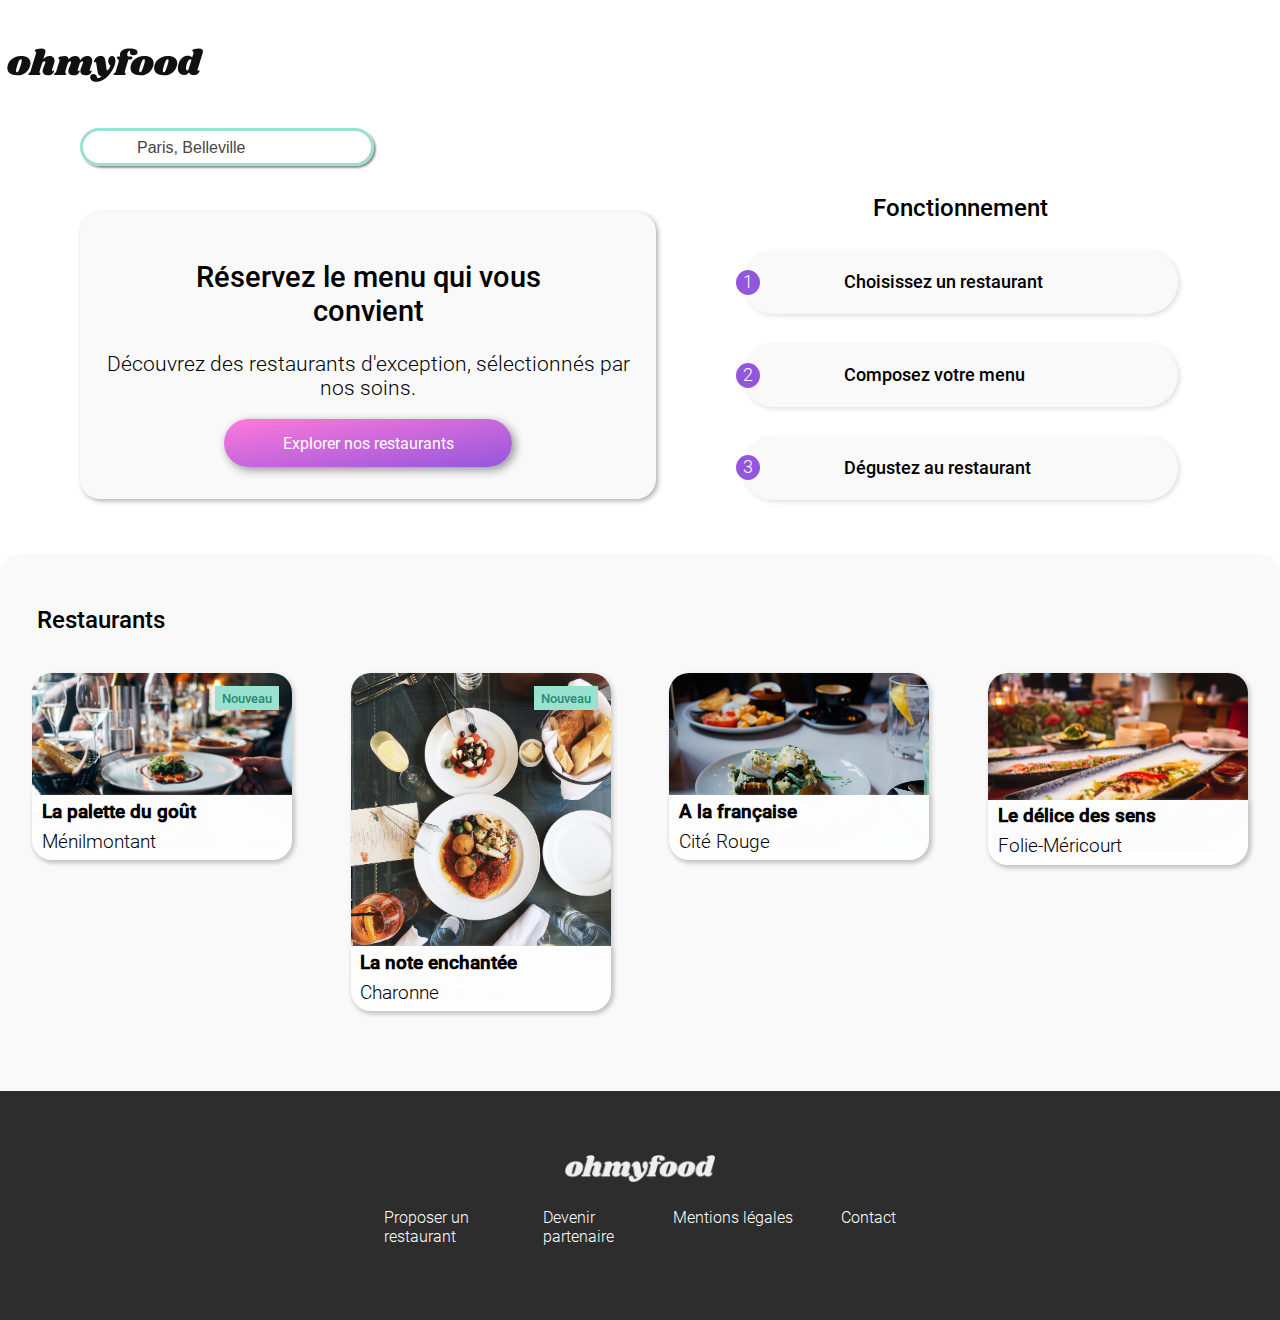
<file: index.html>
<!doctype html>
<html lang="en">

<head>
    <meta charset="UTF-8">
    <title>Ohmyfood!</title>
    <link rel="stylesheet" type="text/css" href="css/style.css">

    <link rel="shortcut icon" href="images/icon/kitchen-icon.png">

    <link rel="stylesheet" href="https://pro.fontawesome.com/releases/v5.10.0/css/all.css"
        integrity="sha384-AYmEC3Yw5cVb3ZcuHtOA93w35dYTsvhLPVnYs9eStHfGJvOvKxVfELGroGkvsg+p" crossorigin="anonymous" />

</head>


<body>

    <div class="preloader">
        <div class="loader"></div>
    </div>


    <header>

        <!-- Header : logo -->

        <div id="header__logoBlock">
            <a id="header__logoBlock--logo" href="index.html"><img src="images/logo/ohmyfood@2x.svg"
                    alt="logo ohmyfood"></a>
        </div>

    </header>

    <main>

        <!-- Recherche : formulaire -->
        <div class="wrapped-left">

            <div id="searchForm-input">
                <div id="searchForm-input__iconBlock">
                    <i class="fas fa-map-marker-alt"></i>
                </div>
                <div id="searchForm-input__textBlock">
                    <input type="text" id="ville" name="ville" required minlength="2" maxlength="35"
                        placeholder="Paris, Belleville" />
                </div>
            </div>

            <div id="searchForm-titles-button">
                <div id="searchForm-titles-button__titleBlock">
                    <h1>Réservez le menu qui vous convient</h1>
                </div>
                <div id="searchForm-titles-button__subtitleBlock">
                    <h2 class="h2-subtitle-index">Découvrez des restaurants d'exception, sélectionnés par nos
                        soins.
                    </h2>
                </div>

                <div id="searchForm-titles-button__buttonBlock">
                    <a id="searchForm-titles-button__buttonBlock--button" href="#restaurants__titleBlock">Explorer
                        nos
                        restaurants</a>

                </div>
            </div>
        </div>

        <aside class="page-wrapper">
            <!-- Fonctionnement / functioning -->



            <div id="functioning__globalBlock">
                <div id="functioning__titleBlock">
                    <h2>Fonctionnement</h2>
                </div>

                <a href="#">
                    <div class="functioning__entry">
                        <div class="functioning__entry--numberBlock">
                            <p class="functioning__entry--numberBlock--number">1</p>
                        </div>
                        <div class="functioning__entry--iconBlock">
                            <div class="functioning__entry--iconBlock--mobileIcon"><i class="fas fa-mobile-alt"></i>
                            </div>
                        </div>
                        <div class="functioning__entry--text">
                            <h4>Choisissez un restaurant</h4>
                        </div>

                    </div>
                </a>

                <!-- ************************************************* -->

                <a href="#">
                    <div class="functioning__entry">
                        <div class="functioning__entry--numberBlock">
                            <p class="functioning__entry--numberBlock--number">2</p>
                        </div>
                        <div class="functioning__entry--iconBlock">
                            <div class="functioning__entry--iconBlock--listIcon"><i class="fas fa-list-ul"></i>
                            </div>

                        </div>
                        <div class="functioning__entry--text">
                            <h4>Composez votre menu</h4>
                        </div>
                    </div>
                </a>
                <!-- ************************************************* -->

                <a href="#" class="current">
                    <div class="functioning__entry">
                        <div class="functioning__entry--numberBlock">
                            <p class="functioning__entry--numberBlock--number">3</p>
                        </div>
                        <div class="functioning__entry--iconBlock">
                            <div class="functioning__entry--iconBlock--storeIcon"><i class="fas fa-store"></i></div>
                        </div>
                        <div class="functioning__entry--text">
                            <h4>Dégustez au restaurant</h4>
                        </div>

                    </div>
                </a>

            </div>

        </aside>
        <!-- Restaurants -->

        <div class="wrapped-restaurants">
            <div id="restaurants__globalBlock">

                <div id="restaurants__titleBlock">
                    <h2>Restaurants</h2>
                </div>

                <div id="restaurants__underBlock">


                    <a href="./pages/menu-lapalettedugout.html">
                        <div class="restaurants__cards">
                            <img src="images/restaurants/palette-du-gout.jpg" alt="photo restaurant La palette du goût">

                            <div class="restaurants__cards--Tag">
                                <h4 class="h4-tag">Nouveau</h4>
                            </div>

                            <div class="restaurants__cards--Banner">
                                <div class="restaurants__cards--Banner--text">
                                    <h3 class="h3-card-resp">La palette du goût</h3>
                                    <p>Ménilmontant</p>
                                </div>

                                <div class="restaurants__cards--Banner--icon">
                                    <div class="heartIcon">
                                        <i class="fas fa-heart"></i>

                                    </div>
                                </div>
                            </div>
                        </div>
                    </a>

                    <!-- ************************************************* -->
                    <a href="./pages/menu-lanoteenchantee.html">
                        <div class="restaurants__cards">
                            <img src="images/restaurants/note-enchantee.jpg" alt="photo restaurant La note enchantée">

                            <div class="restaurants__cards--Tag">
                                <h4 class="h4-tag">Nouveau</h4>
                            </div>

                            <div class="restaurants__cards--Banner">
                                <div class="restaurants__cards--Banner--text">
                                    <h3 class="h3-card-resp">La note enchantée</h3>
                                    <p>Charonne</p>
                                </div>

                                <div class="restaurants__cards--Banner--icon">
                                    <div class="heartIcon">
                                        <i class="fas fa-heart"></i>
                                    </div>
                                </div>
                            </div>

                        </div>
                    </a>

                    <!-- ************************************************* -->
                    <a href="./pages/menu-alafrancaise.html">
                        <div class="restaurants__cards">
                            <img src="images/restaurants/a-la-francaise.jpg" alt="photo restaurant A la française">

                            <div class="restaurants__cards--Banner">
                                <div class="restaurants__cards--Banner--text">
                                    <h3 class="h3-card-resp">A la française</h3>
                                    <p>Cité Rouge</p>
                                </div>

                                <div class="restaurants__cards--Banner--icon">
                                    <div class="heartIcon">
                                        <i class="fas fa-heart"></i>
                                    </div>
                                </div>
                            </div>

                        </div>
                    </a>
                    <!-- ************************************************* -->
                    <a href="./pages/menu-ledelicedessens.html">
                        <div class="restaurants__cards">
                            <img src="images/restaurants/delice-des-sens.jpg" alt="photo restaurant Le délice des sens">

                            <div class="restaurants__cards--Banner">
                                <div class="restaurants__cards--Banner--text">
                                    <h3 class="h3-card-resp">Le délice des sens</h3>
                                    <p>Folie-Méricourt</p>
                                </div>

                                <div class="restaurants__cards--Banner--icon">
                                    <div class="heartIcon">
                                        <i class="fas fa-heart"></i>
                                    </div>
                                </div>
                            </div>

                        </div>
                    </a>
                </div>


            </div>
        </div>

    </main>

    <!-- Footer -->
    <footer>

        <div id="footer__logoBlock">

            <img src="images/logo/ohmyfood-white.png" alt="logo ohmyfood">
        </div>

        <div id="footer__globalText">

            <div id="footer__textBlock1">

                <div id="footer__textBlock1--ustensilsIcon"><i class="fas fa-utensils"></i>
                </div>

                <div id="footer__textBlock1--text">
                    <h5>Proposer un restaurant</h5>
                </div>
            </div>

            <div id="footer__textBlock2">

                <div id="footer__textBlock2--partnershipIcon"><i class="fas fa-hands-helping"></i>
                </div>

                <div id="footer__textBlock2--text">
                    <h5>Devenir partenaire</h5>
                </div>

            </div>
            <div id="footer__textBlock3">
                <div id="footer__legalNotice">
                    <h5>Mentions légales</h5>
                </div>

                <div id="footer__contact">
                    <a href="mailto:contact@ohmyfood.com">
                        <h5>Contact</h5>
                    </a>
                </div>
            </div>
        </div>


    </footer>


</body>

</html>
</file>
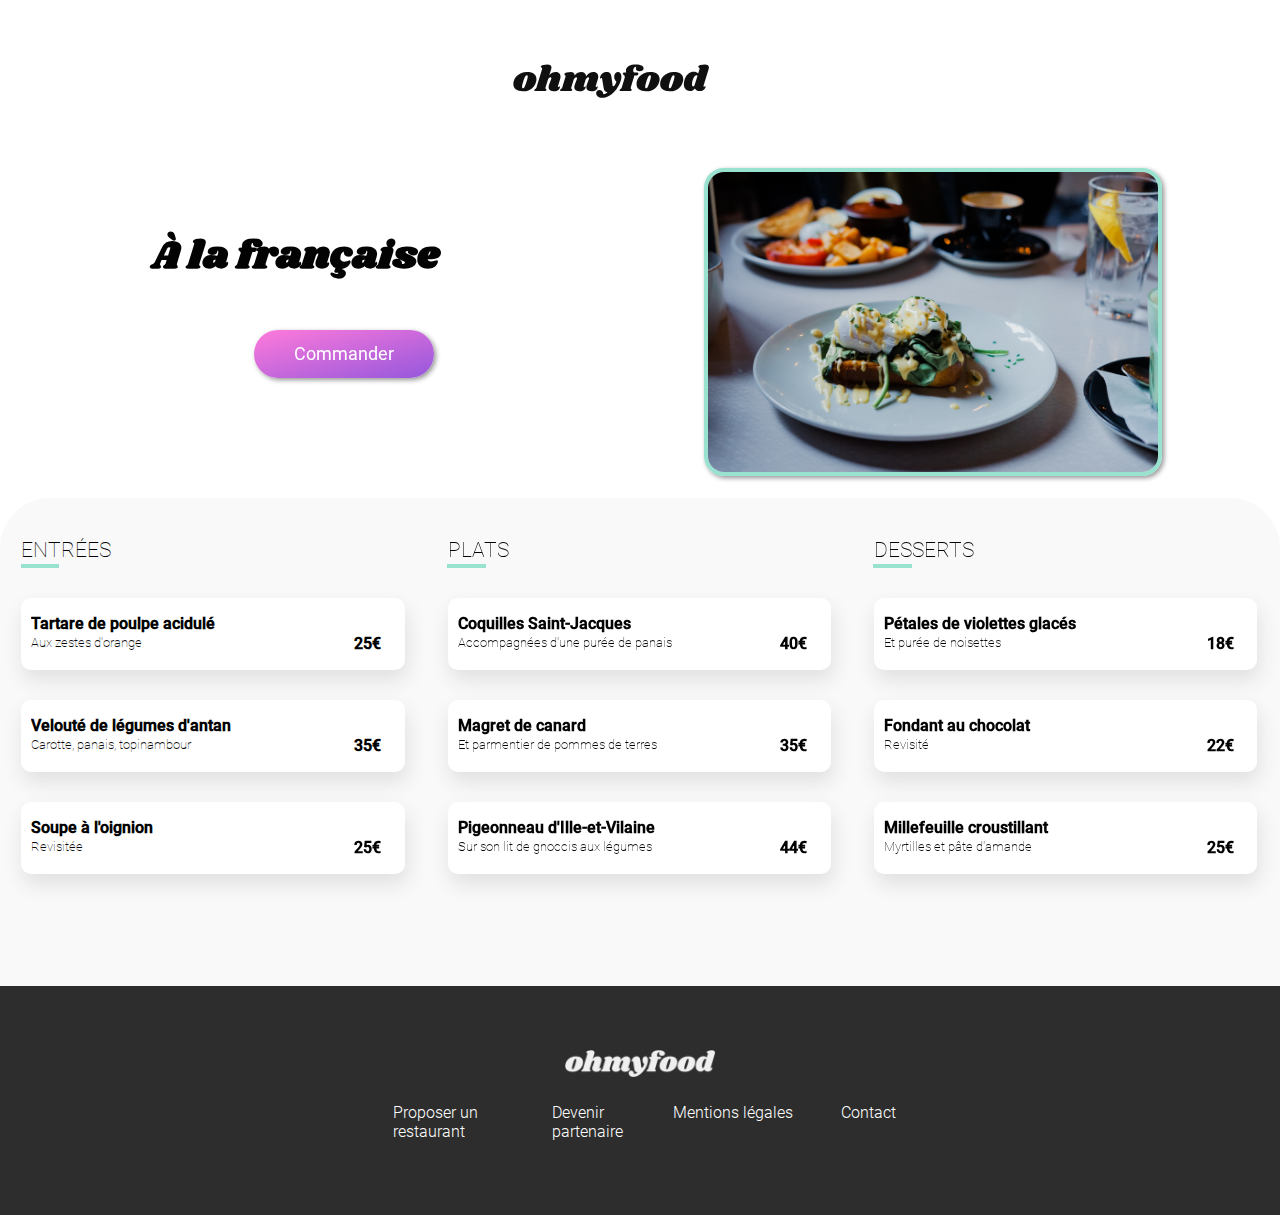
<file: pages/menu-alafrancaise.html>
<!DOCTYPE html>
<html lang="en">

<head>
    <meta charset="UTF-8">
    <title>Ohmyfood! Menu : A la française</title>
    <link rel="stylesheet" type="text/css" href="../css/style.css" />

    <link rel="stylesheet" href="https://pro.fontawesome.com/releases/v5.10.0/css/all.css"
        integrity="sha384-AYmEC3Yw5cVb3ZcuHtOA93w35dYTsvhLPVnYs9eStHfGJvOvKxVfELGroGkvsg+p" crossorigin="anonymous" />

</head>


<body>
    <header>

        <!-- Header : logo -->

        <div id="header__logoBlock-menus">
            <a id="header__logoBlock-menus--returnIcon" href="../index.html">
                <i class="fas fa-arrow-left">
                </i>
            </a>
            <a id="header__logoBlock-menus--logo" href="../index.html"><img src="../images/logo/ohmyfood@2x.svg"
                    alt="logo ohmyfood"></a>
        </div>
        <div id="image__header-menus">
            <img src="../images/restaurants/a-la-francaise.jpg" alt="photo restaurant A la française">
        </div>
    </header>

    <main>

        <!-- Menu : A la française -->
        <div id="menu__globalBlock">
            <div id="menu__titleBlock">
                <div id="menu__titleBlock--text">
                    <h6>À la française</h6>
                </div>
                <div id="menu__titleBlock--icon">
                    <div class="heartIcon-menu">
                        <i class="fas fa-heart"></i>

                    </div>
                </div>
            </div>

            <!-- ********************* Entrées **************************** -->
            <div class="menus-wrapper">
                <div class="wrapper-mealStep-meal">
                    <div class="title__mealStep">
                        <h2 class="h2-menus">Entrées</h2>
                    </div>
                    <div class="mint-border">

                    </div>

                    <div class="meal__entryGlobal">

                        <!-- ********************** 1 *************************** -->

                        <div class="meal__entry1">
                            <div class="meal__entry1--text">
                                <h3 class="h3-meal-title">Tartare de poulpe acidulé</h3>
                                <h4 class="h4-meal-details">Aux zestes d'orange</h4>
                            </div>
                            <div class="meal__entry1--price">
                                <h3>25€</h3>
                            </div>
                            <div class="check__block">
                                <i class="fas fa-check-circle"></i>
                            </div>
                        </div>


                        <!-- ********************** 2 *************************** -->

                        <div class="meal__entry2">
                            <div class="meal__entry2--text">
                                <h3 class="h3-meal-title">Velouté de légumes d'antan</h3>
                                <h4 class="h4-meal-details">Carotte, panais, topinambour</h4>
                            </div>

                            <div class="meal__entry2--price">
                                <h3>35€</h3>
                            </div>
                            <div class="check__block">
                                <i class="fas fa-check-circle"></i>
                            </div>
                        </div>


                        <!-- ************************ 3 ************************* -->

                        <div class="meal__entry3">
                            <div class="meal__entry3--text">
                                <h3 class="h3-meal-title">Soupe à l'oignion</h3>
                                <h4 class="h4-meal-details">Revisitée</h4>
                            </div>
                            <div class="meal__entry3--price">
                                <h3>25€</h3>
                            </div>
                            <div class="check__block">
                                <i class="fas fa-check-circle"></i>
                            </div>
                        </div>
                    </div>
                </div>
                <!-- ********************* Plats **************************** -->

                <div class="wrapper-mealStep-meal">
                    <div class="title__mealStep">
                        <h2 class="h2-menus">Plats</h2>
                    </div>
                    <div class="mint-border">

                    </div>

                    <div class="meal__entryGlobal">

                        <!-- *********************** 1 ************************** -->

                        <div class="meal__entry1">
                            <div class="meal__entry1--text">
                                <h3 class="h3-meal-title">Coquilles Saint-Jacques</h3>
                                <h4 class="h4-meal-details">Accompagnées d'une purée de panais</h4>
                            </div>

                            <div class="meal__entry1--price">
                                <h3>40€</h3>
                            </div>
                            <div class="check__block">
                                <i class="fas fa-check-circle"></i>
                            </div>
                        </div>


                        <!-- *********************** 2 ************************** -->

                        <div class="meal__entry2">
                            <div class="meal__entry2--text">
                                <h3 class="h3-meal-title">Magret de canard</h3>
                                <h4 class="h4-meal-details">Et parmentier de pommes de terres</h4>
                            </div>

                            <div class="meal__entry2--price">
                                <h3>35€</h3>
                            </div>
                            <div class="check__block">
                                <i class="fas fa-check-circle"></i>
                            </div>
                        </div>


                        <!-- ************************ 3 ************************* -->

                        <div class="meal__entry3">
                            <div class="meal__entry3--text">
                                <h3 class="h3-meal-title">Pigeonneau d'Ille-et-Vilaine</h3>
                                <h4 class="h4-meal-details">Sur son lit de gnoccis aux légumes</h4>
                            </div>

                            <div class="meal__entry3--price">
                                <h3>44€</h3>
                            </div>
                            <div class="check__block">
                                <i class="fas fa-check-circle"></i>
                            </div>
                        </div>
                    </div>
                </div>
                <!-- ********************* Desserts **************************** -->

                <div class="wrapper-mealStep-meal">
                    <div class="title__mealStep">
                        <h2 class="h2-menus">Desserts</h2>
                    </div>
                    <div class="mint-border">

                    </div>

                    <div class="meal__entryGlobal">

                        <!-- *********************** 1 ************************** -->

                        <div class="meal__entry1">
                            <div class="meal__entry1--text">
                                <h3 class="h3-meal-title">Pétales de violettes glacés</h3>
                                <h4 class="h4-meal-details">Et purée de noisettes</h4>
                            </div>

                            <div class="meal__entry1--price">
                                <h3>18€</h3>
                            </div>
                            <div class="check__block">
                                <i class="fas fa-check-circle"></i>
                            </div>
                        </div>

                        <!-- *********************** 2 ************************** -->

                        <div class="meal__entry2">
                            <div class="meal__entry2--text">
                                <h3 class="h3-meal-title">Fondant au chocolat</h3>
                                <h4 class="h4-meal-details">Revisité</h4>
                            </div>
                            <div class="meal__entry2--price">
                                <h3>22€</h3>
                            </div>
                            <div class="check__block">
                                <i class="fas fa-check-circle"></i>
                            </div>
                        </div>

                        <!-- ************************ 3 ************************* -->

                        <div class="meal__entry3">
                            <div class="meal__entry3--text">
                                <h3 class="h3-meal-title">Millefeuille croustillant</h3>
                                <h4 class="h4-meal-details">Myrtilles et pâte d'amande</h4>
                            </div>
                            <div class="meal__entry3--price">
                                <h3>25€</h3>
                            </div>
                            <div class="check__block">
                                <i class="fas fa-check-circle"></i>
                            </div>
                        </div>
                    </div>
                </div>
            </div>
            <div id="order__buttonBlock">
                <a id="order__buttonBlock--button" href="#">Commander</a>

            </div>

        </div>





    </main>

    <!-- Footer -->
    <footer>
        <div id="footer__logoBlock">

            <img src="../images/logo/ohmyfood-white.png" alt="logo ohmyfood">
        </div>

        <div id="footer__globalText">

            <div id="footer__textBlock1">

                <div id="footer__textBlock1--ustensilsIcon"><i class="fas fa-utensils"></i>
                </div>

                <div id="footer__textBlock1--text">
                    <h5>Proposer un restaurant</h5>
                </div>
            </div>

            <div id="footer__textBlock2">

                <div id="footer__textBlock2--partnershipIcon"><i class="fas fa-hands-helping"></i>
                </div>

                <div id="footer__textBlock2--text">
                    <h5>Devenir partenaire</h5>
                </div>

            </div>

            <div id="footer__legalNotice">
                <h5>Mentions légales</h5>
            </div>

            <div id="footer__contact">
                <a href="mailto:contact@ohmyfood.com">
                    <h5>Contact</h5>
                </a>
            </div>

        </div>

    </footer>
</body>

</html>
</file>
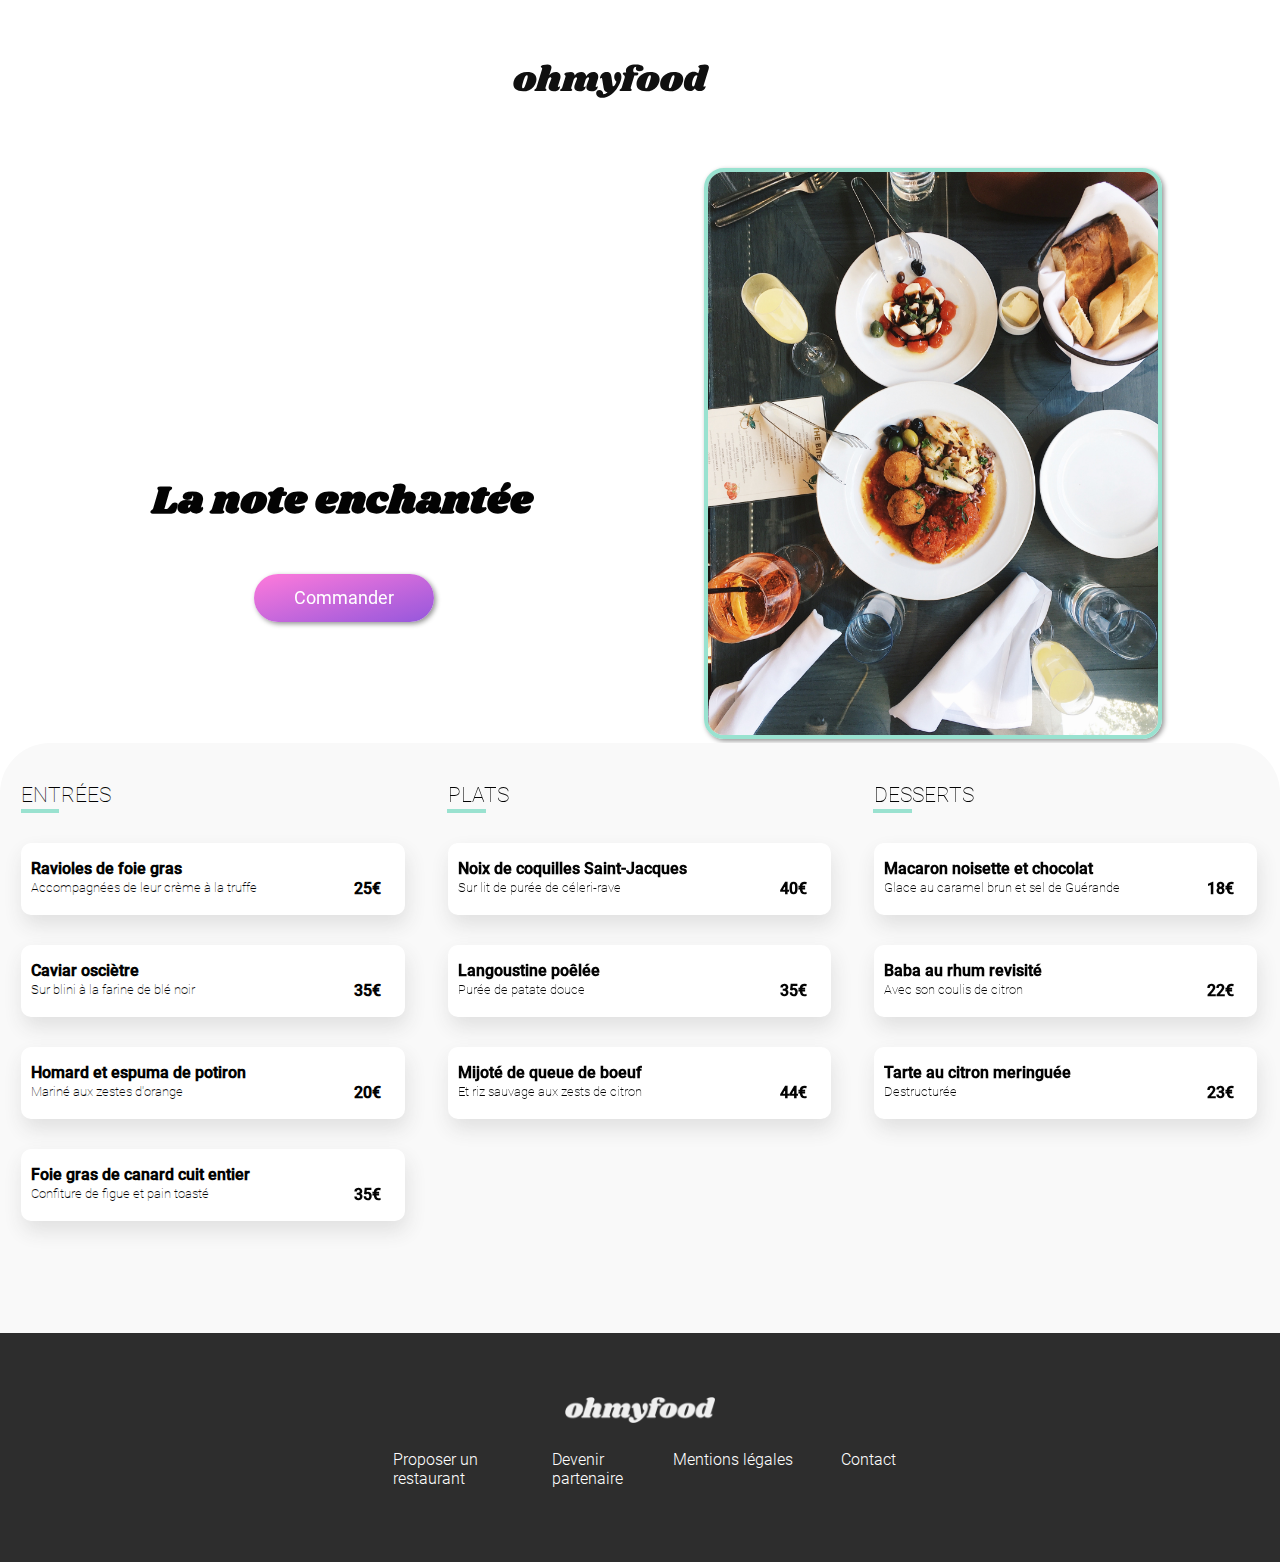
<file: pages/menu-lanoteenchantee.html>
<!DOCTYPE html>
<html lang="en">

<head>
    <meta charset="UTF-8">
    <title>Ohmyfood! Menu : La note enchantée</title>
    <link rel="stylesheet" type="text/css" href="../css/style.css" />

    <link rel="stylesheet" href="https://pro.fontawesome.com/releases/v5.10.0/css/all.css"
        integrity="sha384-AYmEC3Yw5cVb3ZcuHtOA93w35dYTsvhLPVnYs9eStHfGJvOvKxVfELGroGkvsg+p" crossorigin="anonymous" />

</head>


<body>
    <header>

        <!-- Header : logo -->

        <div id="header__logoBlock-menus">
            <a id="header__logoBlock-menus--returnIcon" href="../index.html">
                <i class="fas fa-arrow-left">
                </i>
            </a>
            <a id="header__logoBlock-menus--logo" href="../index.html"><img src="../images/logo/ohmyfood@2x.svg"
                    alt="logo ohmyfood"></a>
        </div>
        <div id="image__header-menus">
            <img src="../images/restaurants/note-enchantee.jpg" alt="photo restaurant La note enchantée">
        </div>
    </header>

    <main>

        <!-- Menu : La note enchantée -->
        <div id="menu__globalBlock">
            <div id="menu__titleBlock">
                <div id="menu__titleBlock--text">
                    <h6>La note enchantée</h6>
                </div>
                <div id="menu__titleBlock--icon">
                    <div class="heartIcon-menu">
                        <i class="fas fa-heart"></i>

                    </div>
                </div>
            </div>

            <!-- ********************* Entrées **************************** -->
            <div class="menus-wrapper">
                <div class="wrapper-mealStep-meal">
                    <div class="title__mealStep">
                        <h2 class="h2-menus">Entrées</h2>
                    </div>
                    <div class="mint-border">

                    </div>

                    <div class="meal__entryGlobal">

                        <!-- ********************** 1 *************************** -->

                        <div class="meal__entry1">
                            <div class="meal__entry1--text">
                                <h3 class="h3-meal-title">Ravioles de foie gras</h3>
                                <h4 class="h4-meal-details">Accompagnées de leur crème à la truffe</h4>
                            </div>

                            <div class="meal__entry1--price">
                                <h3>25€</h3>
                            </div>
                            <div class="check__block">
                                <i class="fas fa-check-circle"></i>
                            </div>
                        </div>

                        <!-- ********************** 2 *************************** -->

                        <div class="meal__entry2">
                            <div class="meal__entry2--text">
                                <h3 class="h3-meal-title">Caviar osciètre</h3>
                                <h4 class="h4-meal-details">Sur blini à la farine de blé noir</h4>
                            </div>
                            <div class="meal__entry2--price">
                                <h3>35€</h3>
                            </div>
                            <div class="check__block">
                                <i class="fas fa-check-circle"></i>
                            </div>
                        </div>

                        <!-- ************************ 3 ************************* -->

                        <div class="meal__entry3">
                            <div class="meal__entry3--text">
                                <h3 class="h3-meal-title">Homard et espuma de potiron</h3>
                                <h4 class="h4-meal-details">Mariné aux zestes d'orange</h4>
                            </div>

                            <div class="meal__entry3--price">
                                <h3>20€</h3>
                            </div>
                            <div class="check__block">
                                <i class="fas fa-check-circle"></i>
                            </div>
                        </div>

                        <!-- ************************ 4 ************************* -->

                        <div class="meal__entry4">
                            <div class="meal__entry4--text">
                                <h3 class="h3-meal-title">Foie gras de canard cuit entier</h3>
                                <h4 class="h4-meal-details">Confiture de figue et pain toasté</h4>
                            </div>

                            <div class="meal__entry4--price">
                                <h3>35€</h3>
                            </div>
                            <div class="check__block">
                                <i class="fas fa-check-circle"></i>
                            </div>
                        </div>
                    </div>
                </div>
                <!-- ********************* Plats **************************** -->

                <div class="wrapper-mealStep-meal">
                    <div class="title__mealStep">
                        <h2 class="h2-menus">Plats</h2>
                    </div>
                    <div class="mint-border">

                    </div>

                    <div class="meal__entryGlobal">

                        <!-- *********************** 1 ************************** -->

                        <div class="meal__entry1">
                            <div class="meal__entry1--text">
                                <h3 class="h3-meal-title">Noix de coquilles Saint-Jacques</h3>
                                <h4 class="h4-meal-details">Sur lit de purée de céleri-rave</h4>
                            </div>

                            <div class="meal__entry1--price">
                                <h3>40€</h3>
                            </div>
                            <div class="check__block">
                                <i class="fas fa-check-circle"></i>
                            </div>
                        </div>

                        <!-- *********************** 2 ************************** -->

                        <div class="meal__entry2">
                            <div class="meal__entry2--text">
                                <h3 class="h3-meal-title">Langoustine poêlée</h3>
                                <h4 class="h4-meal-details">Purée de patate douce</h4>
                            </div>
                            <div class="meal__entry2--price">
                                <h3>35€</h3>
                            </div>
                            <div class="check__block">
                                <i class="fas fa-check-circle"></i>
                            </div>
                        </div>

                        <!-- ************************ 3 ************************* -->

                        <div class="meal__entry3">
                            <div class="meal__entry3--text">
                                <h3 class="h3-meal-title">Mijoté de queue de boeuf</h3>
                                <h4 class="h4-meal-details">Et riz sauvage aux zests de citron</h4>
                            </div>

                            <div class="meal__entry3--price">
                                <h3>44€</h3>
                            </div>
                            <div class="check__block">
                                <i class="fas fa-check-circle"></i>
                            </div>
                        </div>
                    </div>
                </div>
                <!-- ********************* Desserts **************************** -->

                <div class="wrapper-mealStep-meal">
                    <div class="title__mealStep">
                        <h2 class="h2-menus">Desserts</h2>
                    </div>
                    <div class="mint-border">

                    </div>

                    <div class="meal__entryGlobal">

                        <!-- *********************** 1 ************************** -->

                        <div class="meal__entry1">
                            <div class="meal__entry1--text">
                                <h3 class="h3-meal-title">Macaron noisette et chocolat</h3>
                                <h4 class="h4-meal-details">Glace au caramel brun et sel de Guérande</h4>
                            </div>

                            <div class="meal__entry1--price">
                                <h3>18€</h3>
                            </div>
                            <div class="check__block">
                                <i class="fas fa-check-circle"></i>
                            </div>
                        </div>

                        <!-- *********************** 2 ************************** -->

                        <div class="meal__entry2">
                            <div class="meal__entry2--text">
                                <h3 class="h3-meal-title">Baba au rhum revisité</h3>
                                <h4 class="h4-meal-details">Avec son coulis de citron</h4>
                            </div>
                            <div class="meal__entry2--price">
                                <h3>22€</h3>
                            </div>
                            <div class="check__block">
                                <i class="fas fa-check-circle"></i>
                            </div>
                        </div>

                        <!-- ************************ 3 ************************* -->

                        <div class="meal__entry3">
                            <div class="meal__entry3--text">
                                <h3 class="h3-meal-title">Tarte au citron meringuée</h3>
                                <h4 class="h4-meal-details">Destructurée</h4>
                            </div>
                            <div class="meal__entry3--price">
                                <h3>23€</h3>
                            </div>
                            <div class="check__block">
                                <i class="fas fa-check-circle"></i>
                            </div>
                        </div>
                    </div>
                </div>
            </div>
            <div id="order__buttonBlock2">
                <a id="order__buttonBlock2--button" href="#">Commander</a>

            </div>

        </div>





    </main>

    <!-- Footer -->
    <footer>
        <div id="footer__logoBlock">

            <img src="../images/logo/ohmyfood-white.png" alt="logo ohmyfood">
        </div>

        <div id="footer__globalText">

            <div id="footer__textBlock1">

                <div id="footer__textBlock1--ustensilsIcon"><i class="fas fa-utensils"></i>
                </div>

                <div id="footer__textBlock1--text">
                    <h5>Proposer un restaurant</h5>
                </div>
            </div>

            <div id="footer__textBlock2">

                <div id="footer__textBlock2--partnershipIcon"><i class="fas fa-hands-helping"></i>
                </div>

                <div id="footer__textBlock2--text">
                    <h5>Devenir partenaire</h5>
                </div>

            </div>

            <div id="footer__legalNotice">
                <h5>Mentions légales</h5>
            </div>

            <div id="footer__contact">
                <a href="mailto:contact@ohmyfood.com">
                    <h5>Contact</h5>
                </a>
            </div>

        </div>

    </footer>
</body>

</html>
</file>
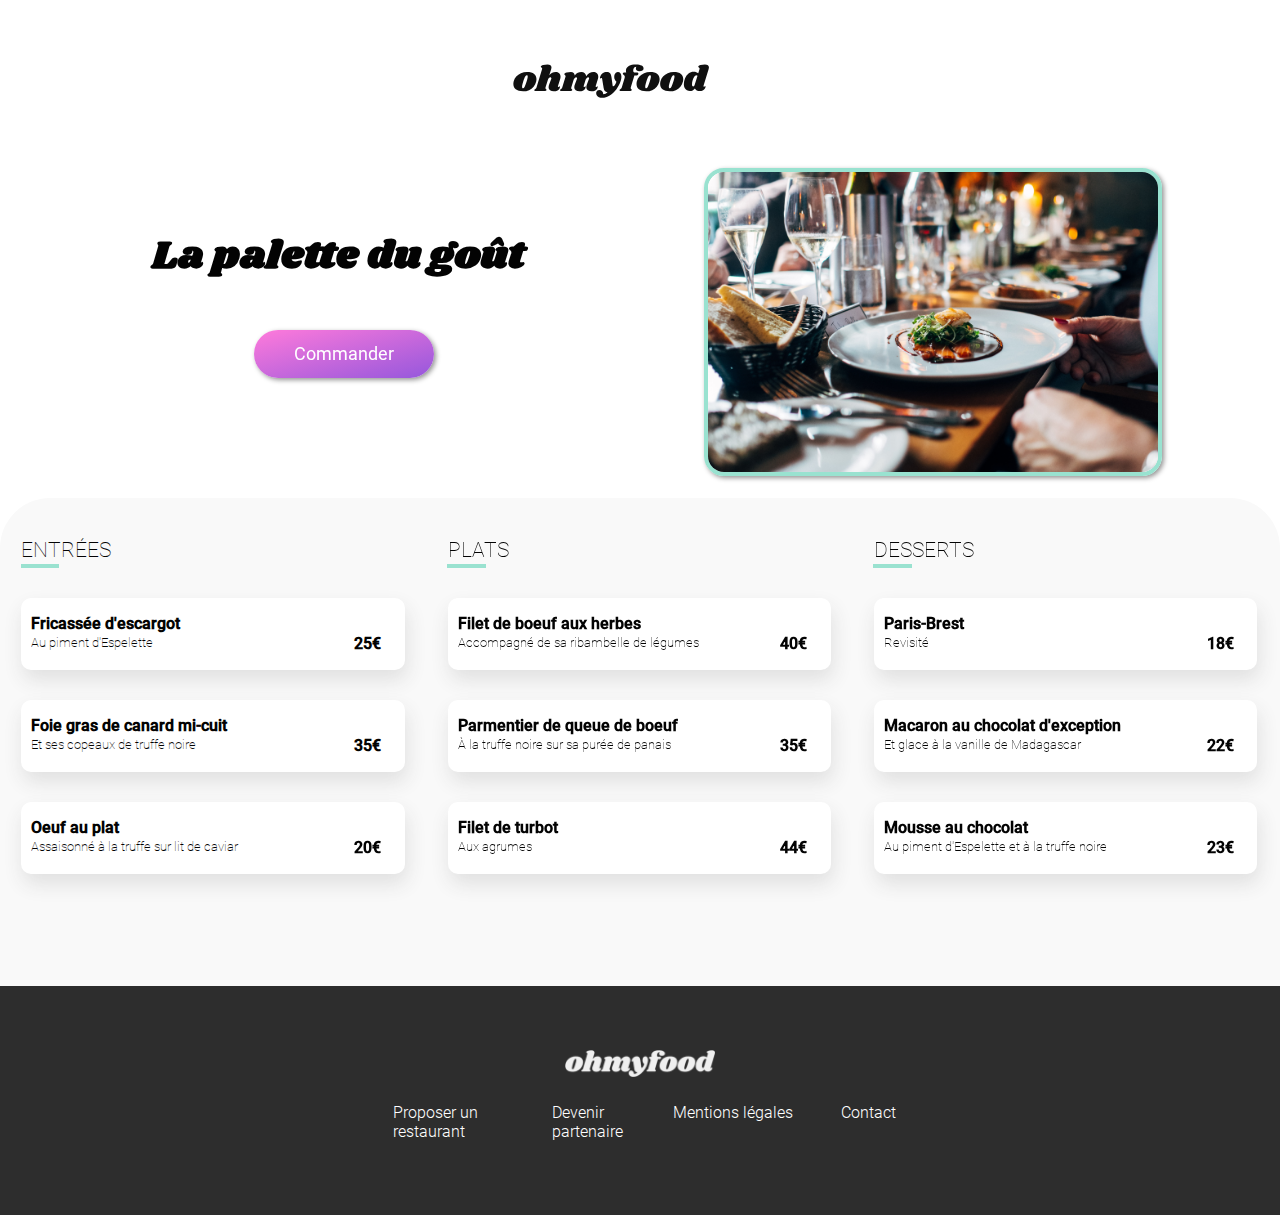
<file: pages/menu-lapalettedugout.html>
<!DOCTYPE html>
<html lang="en">

<head>
    <meta charset="UTF-8">
    <title>Ohmyfood! Menu : La palette du goût</title>
    <link rel="stylesheet" type="text/css" href="../css/style.css" />

    <link rel="stylesheet" href="https://pro.fontawesome.com/releases/v5.10.0/css/all.css"
        integrity="sha384-AYmEC3Yw5cVb3ZcuHtOA93w35dYTsvhLPVnYs9eStHfGJvOvKxVfELGroGkvsg+p" crossorigin="anonymous" />

</head>


<body>
    <header>

        <!-- Header : logo -->

        <div id="header__logoBlock-menus">
            <a id="header__logoBlock-menus--returnIcon" href="../index.html">
                <i class="fas fa-arrow-left">
                </i>
            </a>
            <a id="header__logoBlock-menus--logo" href="../index.html"><img src="../images/logo/ohmyfood@2x.svg"
                    alt="logo ohmyfood"></a>
        </div>
        <div id="image__header-menus">
            <img src="../images/restaurants/palette-du-gout.jpg" alt="photo restaurant La palette du goût">
        </div>
    </header>

    <main>

        <!-- Menu : La palette du goût -->
        <div id="menu__globalBlock">
            <div id="menu__titleBlock">
                <div id="menu__titleBlock--text">
                    <h6>La palette du goût</h6>
                </div>
                <div id="menu__titleBlock--icon">
                    <div class="heartIcon-menu">
                        <i class="fas fa-heart"></i>

                    </div>
                </div>
            </div>

            <!-- ********************* Entrées **************************** -->
            <div class="menus-wrapper">
                <div class="wrapper-mealStep-meal">
                    <div class="title__mealStep">
                        <h2 class="h2-menus">Entrées</h2>
                    </div>
                    <div class="mint-border">

                    </div>

                    <div class="meal__entryGlobal">

                        <!-- ********************** 1 *************************** -->

                        <div class="meal__entry1">
                            <div class="meal__entry1--text">
                                <h3 class="h3-meal-title">Fricassée d'escargot</h3>
                                <h4 class="h4-meal-details">Au piment d'Espelette</h4>
                            </div>
                            <div class="meal__entry1--price">
                                <h3>25€</h3>
                            </div>
                            <div class="check__block">
                                <i class="fas fa-check-circle"></i>
                            </div>
                        </div>

                        <!-- ********************** 2 *************************** -->

                        <div class="meal__entry2">
                            <div class="meal__entry2--text">
                                <h3 class="h3-meal-title">Foie gras de canard mi-cuit</h3>
                                <h4 class="h4-meal-details">Et ses copeaux de truffe noire</h4>
                            </div>

                            <div class="meal__entry2--price">
                                <h3>35€</h3>
                            </div>
                            <div class="check__block">
                                <i class="fas fa-check-circle"></i>
                            </div>
                        </div>

                        <!-- ************************ 3 ************************* -->

                        <div class="meal__entry3">
                            <div class="meal__entry3--text">
                                <h3 class="h3-meal-title">Oeuf au plat</h3>
                                <h4 class="h4-meal-details">Assaisonné à la truffe sur lit de caviar</h4>
                            </div>

                            <div class="meal__entry3--price">
                                <h3>20€</h3>
                            </div>
                            <div class="check__block">
                                <i class="fas fa-check-circle"></i>
                            </div>
                        </div>
                    </div>
                </div>

                <!-- ********************* Plats **************************** -->

                <div class="wrapper-mealStep-meal">
                    <div class="title__mealStep">
                        <h2 class="h2-menus">Plats</h2>
                    </div>
                    <div class="mint-border">

                    </div>

                    <div class="meal__entryGlobal">

                        <!-- *********************** 1 ************************** -->

                        <div class="meal__entry1">
                            <div class="meal__entry1--text">
                                <h3 class="h3-meal-title">Filet de boeuf aux herbes</h3>
                                <h4 class="h4-meal-details">Accompagné de sa ribambelle de légumes</h4>
                            </div>

                            <div class="meal__entry1--price">
                                <h3>40€</h3>
                            </div>
                            <div class="check__block">
                                <i class="fas fa-check-circle"></i>
                            </div>
                        </div>

                        <!-- *********************** 2 ************************** -->

                        <div class="meal__entry2">
                            <div class="meal__entry2--text">
                                <h3 class="h3-meal-title">Parmentier de queue de boeuf</h3>
                                <h4 class="h4-meal-details">À la truffe noire sur sa purée de panais</h4>
                            </div>

                            <div class="meal__entry2--price">
                                <h3>35€</h3>
                            </div>
                            <div class="check__block">
                                <i class="fas fa-check-circle"></i>
                            </div>
                        </div>

                        <!-- ************************ 3 ************************* -->

                        <div class="meal__entry3">
                            <div class="meal__entry3--text">
                                <h3 class="h3-meal-title">Filet de turbot</h3>
                                <h4 class="h4-meal-details">Aux agrumes</h4>
                            </div>
                            <div class="meal__entry3--price">
                                <h3>44€</h3>
                            </div>
                            <div class="check__block">
                                <i class="fas fa-check-circle"></i>
                            </div>
                        </div>
                    </div>
                </div>
                <!-- ********************* Desserts **************************** -->

                <div class="wrapper-mealStep-meal">
                    <div class="title__mealStep">
                        <h2 class="h2-menus">Desserts</h2>
                    </div>
                    <div class="mint-border">

                    </div>

                    <div class="meal__entryGlobal">

                        <!-- *********************** 1 ************************** -->

                        <div class="meal__entry1">
                            <div class="meal__entry1--text">
                                <h3 class="h3-meal-title">Paris-Brest</h3>
                                <h4 class="h4-meal-details">Revisité</h4>
                            </div>
                            <div class="meal__entry1--price">
                                <h3>18€</h3>
                            </div>
                            <div class="check__block">
                                <i class="fas fa-check-circle"></i>
                            </div>
                        </div>

                        <!-- *********************** 2 ************************** -->

                        <div class="meal__entry2">
                            <div class="meal__entry2--text">
                                <h3 class="h3-meal-title">Macaron au chocolat d'exception</h3>
                                <h4 class="h4-meal-details">Et glace à la vanille de Madagascar</h4>
                            </div>

                            <div class="meal__entry2--price">
                                <h3>22€</h3>
                            </div>
                            <div class="check__block">
                                <i class="fas fa-check-circle"></i>
                            </div>
                        </div>

                        <!-- ************************ 3 ************************* -->

                        <div class="meal__entry3">
                            <div class="meal__entry3--text">
                                <h3 class="h3-meal-title">Mousse au chocolat </h3>
                                <h4 class="h4-meal-details">Au piment d'Espelette et à la truffe noire</h4>
                            </div>

                            <div class="meal__entry3--price">
                                <h3>23€</h3>
                            </div>
                            <div class="check__block">
                                <i class="fas fa-check-circle"></i>
                            </div>
                        </div>
                    </div>
                </div>

            </div>
            <div id="order__buttonBlock">
                <a id="order__buttonBlock--button" href="#">Commander</a>

            </div>
        </div>


    </main>

    <!-- Footer -->
    <footer>
        <div id="footer__logoBlock">

            <img src="../images/logo/ohmyfood-white.png" alt="logo ohmyfood">
        </div>

        <div id="footer__globalText">

            <div id="footer__textBlock1">

                <div id="footer__textBlock1--ustensilsIcon"><i class="fas fa-utensils"></i>
                </div>

                <div id="footer__textBlock1--text">
                    <h5>Proposer un restaurant</h5>
                </div>
            </div>

            <div id="footer__textBlock2">

                <div id="footer__textBlock2--partnershipIcon"><i class="fas fa-hands-helping"></i>
                </div>

                <div id="footer__textBlock2--text">
                    <h5>Devenir partenaire</h5>
                </div>

            </div>

            <div id="footer__legalNotice">
                <h5>Mentions légales</h5>
            </div>

            <div id="footer__contact">
                <a href="mailto:contact@ohmyfood.com">
                    <h5>Contact</h5>
                </a>
            </div>

        </div>

    </footer>
</body>

</html>
</file>
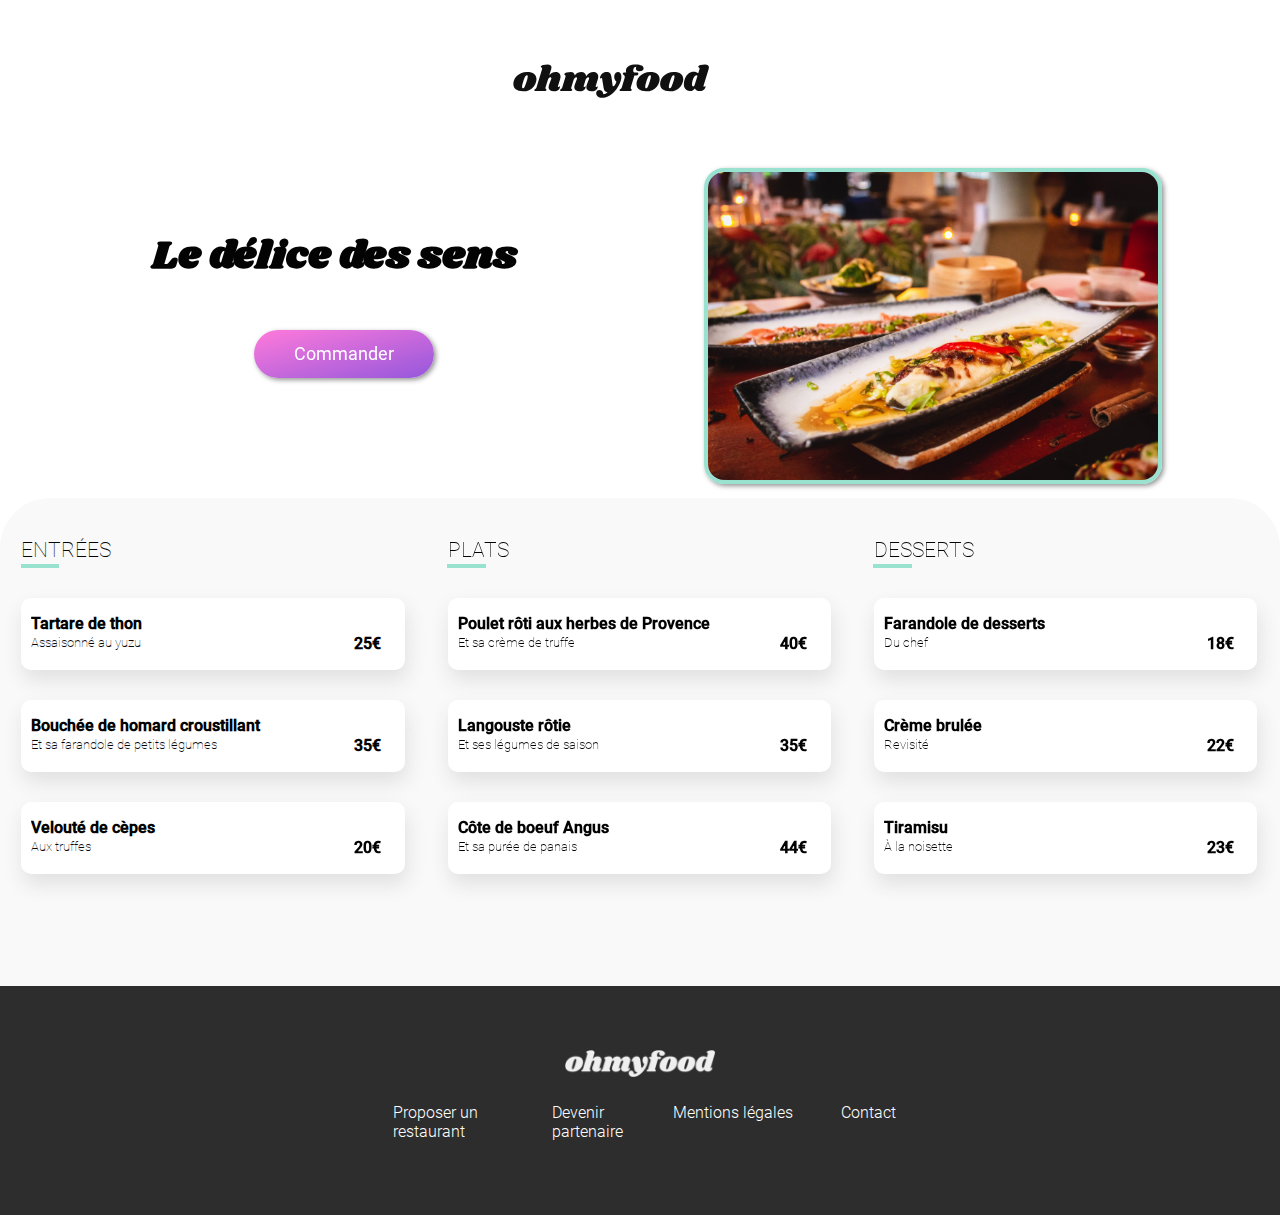
<file: pages/menu-ledelicedessens.html>
<!DOCTYPE html>
<html lang="en">

<head>
    <meta charset="UTF-8">
    <title>Ohmyfood! Menu : Le délice des sens</title>
    <link rel="stylesheet" type="text/css" href="../css/style.css" />

    <link rel="stylesheet" href="https://pro.fontawesome.com/releases/v5.10.0/css/all.css"
        integrity="sha384-AYmEC3Yw5cVb3ZcuHtOA93w35dYTsvhLPVnYs9eStHfGJvOvKxVfELGroGkvsg+p" crossorigin="anonymous" />

</head>


<body>
    <header>

        <!-- Header : logo -->

        <div id="header__logoBlock-menus">
            <a id="header__logoBlock-menus--returnIcon" href="../index.html">
                <i class="fas fa-arrow-left">
                </i>
            </a>
            <a id="header__logoBlock-menus--logo" href="../index.html"><img src="../images/logo/ohmyfood@2x.svg"
                    alt="logo ohmyfood"></a>
        </div>
        <div id="image__header-menus">
            <img src="../images/restaurants/delice-des-sens.jpg" alt="photo restaurant Le délice des sens">
        </div>
    </header>

    <main>

        <!-- Menu : Le délice des sens -->
        <div id="menu__globalBlock">
            <div id="menu__titleBlock">
                <div id="menu__titleBlock--text">
                    <h6>Le délice des sens</h6>
                </div>
                <div id="menu__titleBlock--icon">
                    <div class="heartIcon-menu">
                        <i class="fas fa-heart"></i>

                    </div>
                </div>
            </div>

            <!-- ********************* Entrées **************************** -->
            <div class="menus-wrapper">
                <div class="wrapper-mealStep-meal">
                    <div class="title__mealStep">
                        <h2 class="h2-menus">Entrées</h2>
                    </div>
                    <div class="mint-border">

                    </div>

                    <div class="meal__entryGlobal">

                        <!-- ********************** 1 *************************** -->

                        <div class="meal__entry1">
                            <div class="meal__entry1--text">
                                <h3 class="h3-meal-title">Tartare de thon</h3>
                                <h4 class="h4-meal-details">Assaisonné au yuzu</h4>
                            </div>
                            <div class="meal__entry1--price">
                                <h3>25€</h3>
                            </div>
                            <div class="check__block">
                                <i class="fas fa-check-circle"></i>
                            </div>
                        </div>

                        <!-- ********************** 2 *************************** -->

                        <div class="meal__entry2">
                            <div class="meal__entry2--text">
                                <h3 class="h3-meal-title">Bouchée de homard croustillant</h3>
                                <h4 class="h4-meal-details">Et sa farandole de petits légumes</h4>
                            </div>

                            <div class="meal__entry2--price">
                                <h3>35€</h3>
                            </div>
                            <div class="check__block">
                                <i class="fas fa-check-circle"></i>
                            </div>
                        </div>

                        <!-- ************************ 3 ************************* -->

                        <div class="meal__entry3">
                            <div class="meal__entry3--text">
                                <h3 class="h3-meal-title">Velouté de cèpes </h3>
                                <h4 class="h4-meal-details">Aux truffes</h4>
                            </div>
                            <div class="meal__entry3--price">
                                <h3>20€</h3>
                            </div>
                            <div class="check__block">
                                <i class="fas fa-check-circle"></i>
                            </div>
                        </div>
                    </div>
                </div>

                <!-- ********************* Plats **************************** -->

                <div class="wrapper-mealStep-meal">
                    <div class="title__mealStep">
                        <h2 class="h2-menus">Plats</h2>
                    </div>
                    <div class="mint-border">

                    </div>

                    <div class="meal__entryGlobal">

                        <!-- *********************** 1 ************************** -->

                        <div class="meal__entry1">
                            <div class="meal__entry1--text">
                                <h3 class="h3-meal-title">Poulet rôti aux herbes de Provence</h3>
                                <h4 class="h4-meal-details">Et sa crème de truffe</h4>
                            </div>

                            <div class="meal__entry1--price">
                                <h3>40€</h3>
                            </div>
                            <div class="check__block">
                                <i class="fas fa-check-circle"></i>
                            </div>
                        </div>

                        <!-- *********************** 2 ************************** -->

                        <div class="meal__entry2">
                            <div class="meal__entry2--text">
                                <h3 class="h3-meal-title">Langouste rôtie</h3>
                                <h4 class="h4-meal-details">Et ses légumes de saison</h4>
                            </div>
                            <div class="meal__entry2--price">
                                <h3>35€</h3>
                            </div>
                            <div class="check__block">
                                <i class="fas fa-check-circle"></i>
                            </div>
                        </div>

                        <!-- ************************ 3 ************************* -->

                        <div class="meal__entry3">
                            <div class="meal__entry3--text">
                                <h3 class="h3-meal-title">Côte de boeuf Angus</h3>
                                <h4 class="h4-meal-details">Et sa purée de panais</h4>
                            </div>
                            <div class="meal__entry3--price">
                                <h3>44€</h3>
                            </div>
                            <div class="check__block">
                                <i class="fas fa-check-circle"></i>
                            </div>
                        </div>
                    </div>
                </div>
                <!-- ********************* Desserts **************************** -->
                <div class="wrapper-mealStep-meal">

                    <div class="title__mealStep">
                        <h2 class="h2-menus">Desserts</h2>
                    </div>
                    <div class="mint-border">

                    </div>

                    <div class="meal__entryGlobal">

                        <!-- *********************** 1 ************************** -->

                        <div class="meal__entry1">
                            <div class="meal__entry1--text">
                                <h3 class="h3-meal-title">Farandole de desserts</h3>
                                <h4 class="h4-meal-details">Du chef</h4>
                            </div>
                            <div class="meal__entry1--price">
                                <h3>18€</h3>
                            </div>
                            <div class="check__block">
                                <i class="fas fa-check-circle"></i>
                            </div>
                        </div>

                        <!-- *********************** 2 ************************** -->

                        <div class="meal__entry2">
                            <div class="meal__entry2--text">
                                <h3 class="h3-meal-title">Crème brulée</h3>
                                <h4 class="h4-meal-details">Revisité</h4>
                            </div>
                            <div class="meal__entry2--price">
                                <h3>22€</h3>
                            </div>
                            <div class="check__block">
                                <i class="fas fa-check-circle"></i>
                            </div>
                        </div>

                        <!-- ************************ 3 ************************* -->

                        <div class="meal__entry3">
                            <div class="meal__entry3--text">
                                <h3 class="h3-meal-title">Tiramisu</h3>
                                <h4 class="h4-meal-details">À la noisette</h4>
                            </div>
                            <div class="meal__entry3--price">
                                <h3>23€</h3>
                            </div>
                            <div class="check__block">
                                <i class="fas fa-check-circle"></i>
                            </div>
                        </div>
                    </div>
                </div>
            </div>
            <div id="order__buttonBlock">
                <a id="order__buttonBlock--button" href="#">Commander</a>

            </div>

        </div>


    </main>

    <!-- Footer -->
    <footer>
        <div id="footer__logoBlock">

            <img src="../images/logo/ohmyfood-white.png" alt="logo ohmyfood">
        </div>

        <div id="footer__globalText">

            <div id="footer__textBlock1">

                <div id="footer__textBlock1--ustensilsIcon"><i class="fas fa-utensils"></i>
                </div>

                <div id="footer__textBlock1--text">
                    <h5>Proposer un restaurant</h5>
                </div>
            </div>

            <div id="footer__textBlock2">

                <div id="footer__textBlock2--partnershipIcon"><i class="fas fa-hands-helping"></i>
                </div>

                <div id="footer__textBlock2--text">
                    <h5>Devenir partenaire</h5>
                </div>

            </div>

            <div id="footer__legalNotice">
                <h5>Mentions légales</h5>
            </div>

            <div id="footer__contact">
                <a href="mailto:contact@ohmyfood.com">
                    <h5>Contact</h5>
                </a>
            </div>

        </div>

    </footer>
</body>

</html>
</file>
<file: css/style.css>
@font-face {
  font-family: 'Shrikhand';
  src: url("../fonts/Shrikhand-Regular.ttf") format("truetype");
}

@font-face {
  font-family: 'RobotoRegular';
  src: url("../fonts/Roboto-Regular.ttf") format("truetype");
}

@font-face {
  font-family: 'RobotoThin';
  src: url("../fonts/Roboto-Thin.ttf") format("truetype");
}

@font-face {
  font-family: 'RobotoLight';
  src: url("../fonts/Roboto-Light.ttf") format("truetype");
}

@font-face {
  font-family: 'RobotoBold';
  src: url("../fonts/Roboto-Bold.ttf") format("truetype");
}

@font-face {
  font-family: 'RobotoMedium';
  src: url("../fonts/Roboto-Medium.ttf") format("truetype");
}

@media screen and (min-width: 320px) {
  #searchForm-input {
    display: -webkit-box;
    display: -ms-flexbox;
    display: flex;
    -webkit-box-orient: horizontal;
    -webkit-box-direction: normal;
        -ms-flex-direction: row;
            flex-direction: row;
    width: 100%;
    height: 8rem;
    background-color: #ececec;
    margin-top: 5%;
    -webkit-box-shadow: inset 0px 9px 8px -5px #c6c6c6;
    box-shadow: inset 0px 9px 8px -5px #c6c6c6;
  }
  #searchForm-input__iconBlock {
    display: -webkit-box;
    display: -ms-flexbox;
    display: flex;
    -webkit-box-pack: end;
        -ms-flex-pack: end;
            justify-content: flex-end;
    -webkit-box-align: center;
        -ms-flex-align: center;
            align-items: center;
    width: 35%;
  }
  #searchForm-input__textBlock {
    width: 55%;
    padding-left: 3rem;
  }
  i.fas.fa-map-marker-alt {
    color: #474747;
    font-size: 3rem;
  }
  ::-webkit-input-placeholder {
    color: #474747;
    font-size: 2.5rem;
  }
  :-ms-input-placeholder {
    color: #474747;
    font-size: 2.5rem;
  }
  ::-ms-input-placeholder {
    color: #474747;
    font-size: 2.5rem;
  }
  ::placeholder {
    color: #474747;
    font-size: 2.5rem;
  }
  input {
    margin-top: 0.2rem;
    height: 100%;
    background-color: transparent;
    border-style: none;
    font-size: 2.5rem;
  }
  input:hover::-webkit-input-placeholder {
    color: lightgrey;
  }
  input:hover:-ms-input-placeholder {
    color: lightgrey;
  }
  input:hover::-ms-input-placeholder {
    color: lightgrey;
  }
  input:hover::placeholder {
    color: lightgrey;
  }
  input:focus {
    outline: none;
  }
  #searchForm-titles-button {
    display: -webkit-box;
    display: -ms-flexbox;
    display: flex;
    -webkit-box-orient: vertical;
    -webkit-box-direction: normal;
        -ms-flex-direction: column;
            flex-direction: column;
    -webkit-box-align: center;
        -ms-flex-align: center;
            align-items: center;
    width: 100%;
    background-color: #F9F9F9;
  }
  #searchForm-titles-button__titleBlock {
    text-align: center;
    width: 75%;
    margin: 5% 0 -2% 0;
  }
  #searchForm-titles-button__subtitleBlock {
    text-align: center;
    width: 95%;
    margin-bottom: 8rem;
  }
  #searchForm-titles-button__buttonBlock {
    display: -webkit-box;
    display: -ms-flexbox;
    display: flex;
    -webkit-box-align: center;
        -ms-flex-align: center;
            align-items: center;
    margin-top: -5%;
    width: 65%;
    height: 8rem;
    margin-bottom: 10rem;
  }
  #searchForm-titles-button__buttonBlock--button {
    display: -webkit-box;
    display: -ms-flexbox;
    display: flex;
    -webkit-box-pack: center;
        -ms-flex-pack: center;
            justify-content: center;
    -webkit-box-align: center;
        -ms-flex-align: center;
            align-items: center;
    text-align: center;
    height: 100%;
    width: 100%;
    color: #FFFFFF;
    font-size: 2.8rem;
    font-family: 'RobotoRegular';
    font-weight: 200;
    border-radius: 60px;
    -webkit-box-shadow: 3px 3px 10px #939393;
            box-shadow: 3px 3px 10px #939393;
    background: #FF79DB;
    background: -webkit-gradient(linear, left top, right bottom, from(#FF79DB), to(#9456DC));
    background: linear-gradient(to bottom right, #FF79DB, #9456DC);
  }
}

@media screen and (min-width: 1025px) {
  #searchForm-input {
    width: 50%;
    height: 2rem;
    margin-top: 8%;
    margin-bottom: 8%;
    border-radius: 20px;
    border: solid 3px #99E2D0;
    background-color: transparent;
    -webkit-box-shadow: 2px 2px 2px #939393;
            box-shadow: 2px 2px 2px #939393;
  }
  #searchForm-input__iconBlock {
    display: -webkit-box;
    display: -ms-flexbox;
    display: flex;
    -webkit-box-pack: start;
        -ms-flex-pack: start;
            justify-content: flex-start;
    padding-left: 20px;
    width: 10%;
  }
  #searchForm-input__textBlock {
    width: 30%;
    padding-left: 0.2rem;
  }
  ::-webkit-input-placeholder {
    color: #474747;
    font-size: 1rem;
  }
  :-ms-input-placeholder {
    color: #474747;
    font-size: 1rem;
  }
  ::-ms-input-placeholder {
    color: #474747;
    font-size: 1rem;
  }
  ::placeholder {
    color: #474747;
    font-size: 1rem;
  }
  i.fas.fa-map-marker-alt {
    color: #474747;
    font-size: 1rem;
  }
  input {
    margin-top: 0;
    font-size: 1rem;
  }
  #searchForm-titles-button {
    -webkit-box-shadow: 2px 2px 5px #adadad;
            box-shadow: 2px 2px 5px #adadad;
    border-radius: 20px;
  }
  #searchForm-titles-button__subtitleBlock {
    margin-bottom: 2rem;
  }
  #searchForm-titles-button__buttonBlock {
    display: -webkit-box;
    display: -ms-flexbox;
    display: flex;
    -webkit-box-align: center;
        -ms-flex-align: center;
            align-items: center;
    margin-top: -5%;
    width: 50%;
    height: 3rem;
    margin-bottom: 2rem;
  }
  #searchForm-titles-button__buttonBlock--button {
    font-size: 1rem;
  }
}

#header__logoBlock {
  width: 80%;
  margin: auto;
  margin-top: 5%;
  display: -webkit-box;
  display: -ms-flexbox;
  display: flex;
  -webkit-box-pack: center;
      -ms-flex-pack: center;
          justify-content: center;
}

#header__logoBlock--logo {
  display: -webkit-box;
  display: -ms-flexbox;
  display: flex;
  -webkit-box-pack: center;
      -ms-flex-pack: center;
          justify-content: center;
}

#header__logoBlock--logo img {
  width: 350px;
}

#header__logoBlock-menus {
  width: 90%;
  margin: auto;
  margin-top: 5%;
  display: -webkit-box;
  display: -ms-flexbox;
  display: flex;
  -webkit-box-orient: horizontal;
  -webkit-box-direction: normal;
      -ms-flex-direction: row;
          flex-direction: row;
}

#header__logoBlock-menus--logo {
  width: 85%;
  display: -webkit-box;
  display: -ms-flexbox;
  display: flex;
  -webkit-box-pack: center;
      -ms-flex-pack: center;
          justify-content: center;
}

#header__logoBlock-menus--returnIcon {
  width: 5%;
  display: -webkit-box;
  display: -ms-flexbox;
  display: flex;
  justify-self: flex-start;
  -ms-flex-item-align: center;
      align-self: center;
}

i.fas.fa-arrow-left {
  font-size: 3rem;
  display: -webkit-box;
  display: -ms-flexbox;
  display: flex;
  justify-self: flex-start;
}

#image__header-menus {
  width: 100%;
  margin-top: 40px;
}

#image__header-menus img {
  width: 100%;
}

@media screen and (min-width: 1025px) {
  header {
    max-width: 1300px;
    margin: auto;
  }
  #header__logoBlock {
    margin: 3rem 0 0 5rem;
    -webkit-box-pack: start;
        -ms-flex-pack: start;
            justify-content: flex-start;
  }
  #header__logoBlock--logo {
    width: 50px;
  }
  #image__header-menus {
    width: 45%;
    margin-top: 70px;
    float: right;
  }
  #image__header-menus img {
    width: 450px;
    border-radius: 20px;
    border: 4px solid #99E2D0;
    -webkit-box-shadow: 2px 2px 5px #939393;
            box-shadow: 2px 2px 5px #939393;
  }
  i.fas.fa-arrow-left {
    font-size: 1.5rem;
  }
}

footer {
  background-color: #2d2d2d;
}

#footer__logoBlock {
  width: 85%;
  margin: auto;
  padding-top: 5%;
}

#footer__logoBlock img {
  width: 250px;
}

#footer__globalText {
  width: 85%;
  margin: auto;
  color: #FFFFFF;
  padding-bottom: 15%;
}

#footer__textBlock1 {
  display: -webkit-box;
  display: -ms-flexbox;
  display: flex;
  -webkit-box-orient: horizontal;
  -webkit-box-direction: normal;
      -ms-flex-direction: row;
          flex-direction: row;
  margin-bottom: -5%;
}

#footer__textBlock1--ustensilsIcon {
  display: -webkit-box;
  display: -ms-flexbox;
  display: flex;
  -ms-flex-item-align: end;
      align-self: flex-end;
  font-size: 2.2rem;
  margin-right: 3%;
  padding-bottom: 7px;
}

#footer__textBlock2 {
  display: -webkit-box;
  display: -ms-flexbox;
  display: flex;
  -webkit-box-orient: horizontal;
  -webkit-box-direction: normal;
      -ms-flex-direction: row;
          flex-direction: row;
  margin-bottom: -5%;
}

#footer__textBlock2--partnershipIcon {
  display: -webkit-box;
  display: -ms-flexbox;
  display: flex;
  -ms-flex-item-align: end;
      align-self: flex-end;
  font-size: 1.8rem;
  margin-right: 3%;
  padding-bottom: 10px;
}

#footer__legalNotice {
  margin-bottom: -45px;
}

@media screen and (min-width: 1025px) {
  #footer__logoBlock {
    display: -webkit-box;
    display: -ms-flexbox;
    display: flex;
    -webkit-box-pack: center;
        -ms-flex-pack: center;
            justify-content: center;
  }
  #footer__logoBlock img {
    width: 150px;
  }
  #footer__globalText {
    width: 800px;
    display: -webkit-box;
    display: -ms-flexbox;
    display: flex;
    -webkit-box-pack: center;
        -ms-flex-pack: center;
            justify-content: center;
    padding-bottom: 5%;
  }
  #footer__textBlock1 {
    margin-bottom: 0%;
  }
  #footer__textBlock1--ustensilsIcon {
    font-size: 1.8rem;
    margin-right: 5%;
    padding-bottom: 15px;
  }
  #footer__textBlock2 {
    display: -webkit-box;
    display: -ms-flexbox;
    display: flex;
    -webkit-box-orient: horizontal;
    -webkit-box-direction: normal;
        -ms-flex-direction: row;
            flex-direction: row;
    margin-bottom: 0%;
  }
  #footer__textBlock2--partnershipIcon {
    font-size: 1.8rem;
    margin-right: 5%;
    padding-bottom: 15px;
  }
  #footer__textBlock3 {
    width: 30%;
    display: -webkit-box;
    display: -ms-flexbox;
    display: flex;
    -webkit-box-pack: center;
        -ms-flex-pack: center;
            justify-content: center;
  }
  #footer__contact {
    margin-left: 3rem;
  }
}

#order__buttonBlock {
  width: 50%;
  margin: auto;
  margin-top: 130px;
  height: 8rem;
}

@media screen and (min-width: 1025px) {
  #order__buttonBlock {
    width: 720px;
    height: 3rem;
    margin-top: 5%;
    position: relative;
    top: -38rem;
    left: -2%;
  }
}

#order__buttonBlock--button {
  display: -webkit-box;
  display: -ms-flexbox;
  display: flex;
  -webkit-box-pack: center;
      -ms-flex-pack: center;
          justify-content: center;
  -webkit-box-align: center;
      -ms-flex-align: center;
          align-items: center;
  height: 100%;
  width: 100%;
  color: #FFFFFF;
  font-size: 2.8rem;
  font-family: 'RobotoRegular';
  font-weight: 200;
  border-radius: 60px;
  -webkit-box-shadow: 3px 3px 10px #939393;
          box-shadow: 3px 3px 10px #939393;
  background: #FF79DB;
  background: -webkit-gradient(linear, left top, right bottom, from(#FF79DB), to(#9456DC));
  background: linear-gradient(to bottom right, #FF79DB, #9456DC);
}

@media screen and (min-width: 1025px) {
  #order__buttonBlock--button {
    font-size: 1.1rem;
    -webkit-box-shadow: 2px 2px 5px #939393;
            box-shadow: 2px 2px 5px #939393;
    width: 25%;
  }
}

#order__buttonBlock2 {
  width: 50%;
  margin: auto;
  margin-top: 130px;
  height: 8rem;
}

@media screen and (min-width: 1025px) {
  #order__buttonBlock2 {
    width: 720px;
    height: 3rem;
    margin-top: 5%;
    position: relative;
    top: -44.4rem;
    left: -2%;
  }
}

#order__buttonBlock2--button {
  display: -webkit-box;
  display: -ms-flexbox;
  display: flex;
  -webkit-box-pack: center;
      -ms-flex-pack: center;
          justify-content: center;
  -webkit-box-align: center;
      -ms-flex-align: center;
          align-items: center;
  height: 100%;
  width: 100%;
  color: #FFFFFF;
  font-size: 2.8rem;
  font-family: 'RobotoRegular';
  font-weight: 200;
  border-radius: 60px;
  -webkit-box-shadow: 3px 3px 10px #939393;
          box-shadow: 3px 3px 10px #939393;
  background: #FF79DB;
  background: -webkit-gradient(linear, left top, right bottom, from(#FF79DB), to(#9456DC));
  background: linear-gradient(to bottom right, #FF79DB, #9456DC);
}

@media screen and (min-width: 1025px) {
  #order__buttonBlock2--button {
    font-size: 1.1rem;
    -webkit-box-shadow: 2px 2px 5px #939393;
            box-shadow: 2px 2px 5px #939393;
    width: 25%;
  }
}

.preloader {
  display: -webkit-box;
  display: -ms-flexbox;
  display: flex;
  position: fixed;
  top: 0;
  left: 0;
  width: 100%;
  height: 0;
  background-color: black;
  opacity: 0.6;
  overflow: hidden;
  z-index: 3;
  -webkit-animation-name: loading;
  animation-name: loading;
  -webkit-animation-duration: 2s;
  animation-duration: 2s;
}

.loader {
  display: block;
  position: relative;
  left: 50%;
  top: 50%;
  width: 150px;
  height: 150px;
  margin: -75px 0 0 -75px;
  border-radius: 50%;
  border: 6px solid transparent;
  border-top-color: #9356DC;
  -webkit-animation: spin 1s linear infinite;
  animation: spin 2s linear infinite;
}

.loader:before {
  content: "";
  position: absolute;
  top: 5px;
  left: 5px;
  right: 5px;
  bottom: 5px;
  border-radius: 50%;
  border: 6px solid transparent;
  border-top-color: #FF79DA;
  -webkit-animation: spin 1.5s linear infinite;
  animation: spin 1.5s linear infinite;
}

.loader:after {
  content: "";
  position: absolute;
  top: 15px;
  left: 15px;
  right: 15px;
  bottom: 15px;
  border-radius: 50%;
  border: 6px solid transparent;
  border-top-color: #99E2D0;
  -webkit-animation: spin 0.75s linear infinite;
  animation: spin 0.75s linear infinite;
}

@-webkit-keyframes spin {
  0% {
    -webkit-transform: rotate(0deg);
    transform: rotate(0deg);
  }
  100% {
    -webkit-transform: rotate(360deg);
    transform: rotate(360deg);
  }
}

@keyframes spin {
  0% {
    -webkit-transform: rotate(0deg);
    transform: rotate(0deg);
  }
  100% {
    -webkit-transform: rotate(360deg);
    transform: rotate(360deg);
  }
}

@-webkit-keyframes loading {
  0% {
    height: 100%;
  }
  99% {
    height: 100%;
  }
  100% {
    height: 0;
  }
}

@keyframes loading {
  0% {
    height: 100%;
  }
  99% {
    height: 100%;
  }
  100% {
    height: 0;
  }
}

html,
body {
  max-width: 100%;
  margin: auto;
  font-family: 'RobotoLight';
  margin: 0;
}

main {
  width: 100%;
  margin: auto;
}

h1 {
  font-size: 4.5rem;
  font-family: 'RobotoMedium';
  font-weight: 500;
}

h2 {
  font-size: 4.1rem;
  font-weight: 500;
  font-family: 'RobotoMedium';
}

.h2-subtitle-index {
  font-size: 3rem;
  font-weight: 500;
  font-family: 'Robotolight';
  margin: 0;
}

.h2-menus {
  font-family: 'RobotoThin';
  text-transform: uppercase;
  font-size: 2.3rem;
}

h3 {
  font-size: 2.7rem;
  font-family: 'RobotoMedium';
  margin-bottom: -6%;
}

.h3-meal-title {
  font-size: 2.7rem;
  font-family: 'RobotoMedium';
  margin-bottom: -6%;
  text-overflow: ellipsis;
  overflow: hidden;
  display: block;
  white-space: nowrap;
}

h4 {
  font-size: 2.4rem;
  font-family: 'RobotoMedium';
  font-weight: 100;
}

.h4-tag {
  font-size: 2.1rem;
  font-family: 'RobotoMedium';
  font-weight: 100;
  margin: 0;
}

.h4-meal-details {
  font-family: 'RobotoThin';
  font-size: 2.3rem;
  margin-top: 60px;
  text-overflow: ellipsis;
  overflow: hidden;
  display: block;
  white-space: nowrap;
}

h5 {
  font-size: 2.5rem;
  font-family: 'RobotoLight';
  font-weight: 100;
  margin-bottom: 0;
}

span {
  font-size: 2rem;
  font-family: 'RobotoThin';
}

p {
  font-size: 2.5rem;
  font-family: 'RobotoLight';
}

a {
  text-decoration: none;
  color: inherit;
}

#functioning__titleBlock {
  margin: 5em 0 4em 0;
}

#functioning__globalBlock {
  display: -webkit-box;
  display: -ms-flexbox;
  display: flex;
  -webkit-box-orient: vertical;
  -webkit-box-direction: normal;
      -ms-flex-direction: column;
          flex-direction: column;
  margin: auto;
  width: 85%;
  margin-bottom: 20rem;
}

.functioning__entry {
  display: -webkit-box;
  display: -ms-flexbox;
  display: flex;
  -webkit-box-orient: horizontal;
  -webkit-box-direction: normal;
      -ms-flex-direction: row;
          flex-direction: row;
  -webkit-box-align: center;
      -ms-flex-align: center;
          align-items: center;
  width: 100%;
  height: 10%;
  background-color: #F9F9F9;
  border-radius: 50px;
  margin: 1.5rem 0 1.5rem 0;
  -webkit-box-shadow: 2px 10px 18px #e0e0e0;
          box-shadow: 2px 10px 18px #e0e0e0;
}

.functioning__entry--numberBlock {
  background-color: #9356DC;
  width: 6%;
  height: 5%;
  border-radius: 50%;
  display: -webkit-box;
  display: -ms-flexbox;
  display: flex;
  -webkit-box-pack: center;
      -ms-flex-pack: center;
          justify-content: center;
  margin-left: -1.5rem;
}

.functioning__entry--numberBlock--number {
  color: #FFFFFF;
  display: -webkit-box;
  display: -ms-flexbox;
  display: flex;
  font-size: 2rem;
  margin: 8% 8%;
}

.functioning__entry--iconBlock {
  width: 20%;
  display: -webkit-box;
  display: -ms-flexbox;
  display: flex;
  -webkit-box-orient: vertical;
  -webkit-box-direction: normal;
      -ms-flex-direction: column;
          flex-direction: column;
  -webkit-box-pack: center;
      -ms-flex-pack: center;
          justify-content: center;
  -webkit-box-align: center;
      -ms-flex-align: center;
          align-items: center;
}

.functioning__entry--iconBlock--mobileIcon, .functioning__entry--iconBlock--listIcon, .functioning__entry--iconBlock--storeIcon {
  font-size: 3rem;
  color: #7a7a7a;
}

.functioning__entry--text {
  width: 80%;
}

.functioning__entry:hover {
  background-color: rgba(147, 86, 220, 0.2);
}

.functioning__entry:hover .functioning__entry--iconBlock--mobileIcon, .functioning__entry:hover .functioning__entry--iconBlock--listIcon, .functioning__entry:hover .functioning__entry--iconBlock--storeIcon {
  color: #9356DC;
}

#restaurants__globalBlock {
  display: -webkit-box;
  display: -ms-flexbox;
  display: flex;
  -webkit-box-orient: vertical;
  -webkit-box-direction: normal;
      -ms-flex-direction: column;
          flex-direction: column;
  width: 100%;
  background-color: #F9F9F9;
  padding-bottom: 20%;
  border-top-left-radius: 80px;
  border-top-right-radius: 80px;
  margin-top: -135px;
  opacity: 0.99;
  border-radius: 0px;
}

#restaurants__titleBlock {
  margin: 5em 0 0 3em;
}

#restaurants__underBlock {
  display: -webkit-box;
  display: -ms-flexbox;
  display: flex;
  -webkit-box-orient: vertical;
  -webkit-box-direction: normal;
      -ms-flex-direction: column;
          flex-direction: column;
  margin: auto;
  width: 85%;
}

.restaurants__cards {
  display: -webkit-box;
  display: -ms-flexbox;
  display: flex;
  -webkit-box-orient: vertical;
  -webkit-box-direction: normal;
      -ms-flex-direction: column;
          flex-direction: column;
  width: 100%;
  height: auto;
  -webkit-box-shadow: 6px 6px 10px #c6c6c6;
          box-shadow: 6px 6px 10px #c6c6c6;
  border-radius: 50px;
  margin-top: 100px;
}

.restaurants__cards img {
  width: 100%;
  border-radius: 50px;
}

.restaurants__cards--Tag {
  background-color: #99E2D0;
  color: #278870;
  display: -webkit-box;
  display: -ms-flexbox;
  display: flex;
  position: absolute;
  display: flex;
  -webkit-box-orient: horizontal;
  -webkit-box-direction: normal;
      -ms-flex-direction: row;
          flex-direction: row;
  -ms-flex-item-align: end;
      align-self: flex-end;
  margin: 2rem;
  width: 12rem;
  height: 4rem;
  -webkit-box-pack: center;
      -ms-flex-pack: center;
          justify-content: center;
  -webkit-box-align: center;
      -ms-flex-align: center;
          align-items: center;
}

.restaurants__cards--Banner {
  background-color: #FFFFFF;
  width: 100%;
  height: 175px;
  margin-top: -20%;
  opacity: 0.99;
  display: -webkit-box;
  display: -ms-flexbox;
  display: flex;
  -webkit-box-orient: horizontal;
  -webkit-box-direction: normal;
      -ms-flex-direction: row;
          flex-direction: row;
  border-bottom-left-radius: 50px;
  border-bottom-right-radius: 50px;
  -webkit-box-shadow: 6px 6px 10px #c6c6c6;
          box-shadow: 6px 6px 10px #c6c6c6;
}

.restaurants__cards--Banner--text {
  width: 85%;
  margin-left: 5%;
}

.restaurants__cards--Banner--icon {
  display: -webkit-box;
  display: -ms-flexbox;
  display: flex;
  -webkit-box-align: center;
      -ms-flex-align: center;
          align-items: center;
  height: auto;
  width: 15%;
  margin-bottom: 3%;
}

.heartIcon {
  font-size: 4rem;
  color: #F9F9F9;
  -webkit-text-stroke: 2px black;
  color: white;
}

.heartIcon:hover,
.heartIcon:active,
.heartIcon-menu:hover,
.heartIcon-menu:active {
  -webkit-animation: heart-anim 1s ease;
          animation: heart-anim 1s ease;
  -webkit-animation-fill-mode: forwards;
          animation-fill-mode: forwards;
  cursor: pointer;
}

@-webkit-keyframes heart-anim {
  from {
    -webkit-text-fill-color: transparent;
    background-size: 100%;
  }
  to {
    -webkit-text-stroke: initial;
    color: transparent;
    background-image: -webkit-gradient(linear, left bottom, left top, from(#9356DC), to(#FF79DA));
    background-image: linear-gradient(0deg, #9356DC 0%, #FF79DA 100%);
    background-size: 100%;
    -webkit-background-clip: text;
  }
}

@keyframes heart-anim {
  from {
    -webkit-text-fill-color: transparent;
    background-size: 100%;
  }
  to {
    -webkit-text-stroke: initial;
    color: transparent;
    background-image: -webkit-gradient(linear, left bottom, left top, from(#9356DC), to(#FF79DA));
    background-image: linear-gradient(0deg, #9356DC 0%, #FF79DA 100%);
    background-size: 100%;
    -webkit-background-clip: text;
  }
}

#menu__globalBlock {
  display: -webkit-box;
  display: -ms-flexbox;
  display: flex;
  -webkit-box-orient: vertical;
  -webkit-box-direction: normal;
      -ms-flex-direction: column;
          flex-direction: column;
  width: 100%;
  background-color: #F9F9F9;
  padding-bottom: 20%;
  border-top-left-radius: 80px;
  border-top-right-radius: 80px;
  margin-top: -135px;
  opacity: 0.99;
}

#menu__titleBlock {
  width: 90%;
  margin: auto;
  margin-top: -50px;
  margin-bottom: -150px;
  display: -webkit-box;
  display: -ms-flexbox;
  display: flex;
  -webkit-box-orient: horizontal;
  -webkit-box-direction: normal;
      -ms-flex-direction: row;
          flex-direction: row;
  -webkit-box-pack: justify;
      -ms-flex-pack: justify;
          justify-content: space-between;
  -webkit-box-align: center;
      -ms-flex-align: center;
          align-items: center;
}

#menu__titleBlock--text {
  font-family: 'Shrikhand';
  font-size: 7rem;
  width: 85%;
}

#menu__titleBlock--icon {
  font-size: 4rem;
  color: #F9F9F9;
  -webkit-text-stroke: 2px black;
  margin-right: 30px;
}

.title__mealStep {
  width: 90%;
  margin: auto;
  margin-top: 60px;
}

.mint-border {
  width: 9%;
  border-top: solid 6px #99E2D0;
  margin-left: 50px;
  margin-top: -20px;
}

.meal__entryGlobal {
  width: 90%;
  margin: auto;
}

@-webkit-keyframes apparition {
  from {
    opacity: 0;
    -webkit-transform: translateY(100px);
            transform: translateY(100px);
  }
  to {
    opacity: 1;
    -webkit-transform: translateY(0px);
            transform: translateY(0px);
  }
}

@keyframes apparition {
  from {
    opacity: 0;
    -webkit-transform: translateY(100px);
            transform: translateY(100px);
  }
  to {
    opacity: 1;
    -webkit-transform: translateY(0px);
            transform: translateY(0px);
  }
}

.check__block {
  display: -webkit-box;
  display: -ms-flexbox;
  display: flex;
  width: 0%;
  font-size: 5rem;
  height: auto;
  overflow: hidden;
  color: white;
  background-color: #99E2D0;
  -webkit-box-pack: center;
      -ms-flex-pack: center;
          justify-content: center;
  -webkit-box-align: center;
      -ms-flex-align: center;
          align-items: center;
  border-top-right-radius: 20px;
  border-bottom-right-radius: 20px;
  -webkit-transition: width 0.8s linear;
  transition: width 0.8s linear;
  z-index: 2;
}

.meal__entry1 {
  display: -webkit-box;
  display: -ms-flexbox;
  display: flex;
  -webkit-box-orient: horizontal;
  -webkit-box-direction: normal;
      -ms-flex-direction: row;
          flex-direction: row;
  width: 100%;
  background-color: #FFFFFF;
  border-radius: 30px;
  -webkit-box-shadow: 2px 10px 20px #e0e0e0;
          box-shadow: 2px 10px 20px #e0e0e0;
  margin-top: 40px;
  -webkit-animation: apparition 0.8s ease-out;
          animation: apparition 0.8s ease-out;
}

.meal__entry1--text {
  width: 80%;
  margin-left: 30px;
  overflow: hidden;
}

.meal__entry1--price {
  width: 20%;
  display: -webkit-box;
  display: -ms-flexbox;
  display: flex;
  -webkit-box-orient: vertical;
  -webkit-box-direction: normal;
      -ms-flex-direction: column;
          flex-direction: column;
  -webkit-box-align: center;
      -ms-flex-align: center;
          align-items: center;
  padding-top: 55px;
}

.meal__entry1:hover .check__block {
  width: 30%;
  height: auto;
  font-size: 5rem;
  cursor: pointer;
  z-index: 2;
}

.meal__entry1:hover .check__block:active {
  background-color: #9356DC;
}

.meal__entry1:hover i.fas.fa-check-circle {
  -webkit-transform: rotate(360deg);
          transform: rotate(360deg);
  -webkit-transition: 0.8s;
  transition: 0.8s;
}

.meal__entry2 {
  display: -webkit-box;
  display: -ms-flexbox;
  display: flex;
  -webkit-box-orient: horizontal;
  -webkit-box-direction: normal;
      -ms-flex-direction: row;
          flex-direction: row;
  width: 100%;
  background-color: #FFFFFF;
  border-radius: 30px;
  -webkit-box-shadow: 2px 10px 20px #e0e0e0;
          box-shadow: 2px 10px 20px #e0e0e0;
  margin-top: 40px;
  -webkit-animation: apparition 1.2s ease-out;
          animation: apparition 1.2s ease-out;
}

.meal__entry2--text {
  width: 80%;
  margin-left: 30px;
  overflow: hidden;
}

.meal__entry2--price {
  width: 20%;
  display: -webkit-box;
  display: -ms-flexbox;
  display: flex;
  -webkit-box-orient: vertical;
  -webkit-box-direction: normal;
      -ms-flex-direction: column;
          flex-direction: column;
  -webkit-box-align: center;
      -ms-flex-align: center;
          align-items: center;
  padding-top: 55px;
}

.meal__entry2:hover .check__block {
  width: 30%;
  height: auto;
  font-size: 5rem;
  cursor: pointer;
  z-index: 2;
}

.meal__entry2:hover .check__block:active {
  background-color: #9356DC;
}

.meal__entry2:hover i.fas.fa-check-circle {
  -webkit-transform: rotate(360deg);
          transform: rotate(360deg);
  -webkit-transition: 0.8s;
  transition: 0.8s;
}

.meal__entry3 {
  display: -webkit-box;
  display: -ms-flexbox;
  display: flex;
  -webkit-box-orient: horizontal;
  -webkit-box-direction: normal;
      -ms-flex-direction: row;
          flex-direction: row;
  width: 100%;
  background-color: #FFFFFF;
  border-radius: 30px;
  -webkit-box-shadow: 2px 10px 20px #e0e0e0;
          box-shadow: 2px 10px 20px #e0e0e0;
  margin-top: 40px;
  -webkit-animation: apparition 1.6s ease-out;
          animation: apparition 1.6s ease-out;
}

.meal__entry3--text {
  width: 80%;
  margin-left: 30px;
  overflow: hidden;
}

.meal__entry3--price {
  width: 20%;
  display: -webkit-box;
  display: -ms-flexbox;
  display: flex;
  -webkit-box-orient: vertical;
  -webkit-box-direction: normal;
      -ms-flex-direction: column;
          flex-direction: column;
  -webkit-box-align: center;
      -ms-flex-align: center;
          align-items: center;
  padding-top: 55px;
}

.meal__entry3:hover .check__block {
  width: 30%;
  height: auto;
  font-size: 5rem;
  cursor: pointer;
  z-index: 2;
}

.meal__entry3:hover .check__block:active {
  background-color: #9356DC;
}

.meal__entry3:hover i.fas.fa-check-circle {
  -webkit-transform: rotate(360deg);
          transform: rotate(360deg);
  -webkit-transition: 0.8s;
  transition: 0.8s;
}

.meal__entry4 {
  display: -webkit-box;
  display: -ms-flexbox;
  display: flex;
  -webkit-box-orient: horizontal;
  -webkit-box-direction: normal;
      -ms-flex-direction: row;
          flex-direction: row;
  width: 100%;
  background-color: #FFFFFF;
  border-radius: 30px;
  -webkit-box-shadow: 2px 10px 20px #e0e0e0;
          box-shadow: 2px 10px 20px #e0e0e0;
  margin-top: 40px;
  -webkit-animation: apparition 2s ease-out;
          animation: apparition 2s ease-out;
}

.meal__entry4--text {
  width: 80%;
  margin-left: 30px;
  overflow: hidden;
}

.meal__entry4--price {
  width: 20%;
  display: -webkit-box;
  display: -ms-flexbox;
  display: flex;
  -webkit-box-orient: vertical;
  -webkit-box-direction: normal;
      -ms-flex-direction: column;
          flex-direction: column;
  -webkit-box-align: center;
      -ms-flex-align: center;
          align-items: center;
  padding-top: 55px;
}

.meal__entry4:hover .check__block {
  width: 30%;
  height: auto;
  font-size: 5rem;
  cursor: pointer;
  z-index: 2;
}

.meal__entry4:hover .check__block:active {
  background-color: #9356DC;
}

.meal__entry4:hover i.fas.fa-check-circle {
  -webkit-transform: rotate(360deg);
          transform: rotate(360deg);
  -webkit-transition: 0.8s;
  transition: 0.8s;
}

@media screen and (min-width: 1025px) {
  main {
    max-width: 1300px;
  }
  h1 {
    font-size: 1.8rem;
  }
  h2 {
    font-size: 1.5rem;
  }
  .h2-subtitle-index {
    font-size: 1.3rem;
    margin: 1rem 0 1rem 0;
  }
  .h2-menus {
    font-size: 1.3rem;
  }
  h3 {
    font-size: 1rem;
  }
  .h3-meal-title {
    font-size: 1rem;
  }
  .h3-card-resp {
    font-size: 1.2rem;
  }
  h4 {
    font-size: 1.1rem;
  }
  .h4-tag {
    font-size: 0.8rem;
    margin: 0;
  }
  .h4-meal-details {
    font-size: 0.8rem;
    margin-top: 20px;
  }
  h5 {
    font-size: 1rem;
    margin-bottom: 10px;
  }
  h6 {
    font-size: 2.5rem;
  }
  span {
    font-size: 2rem;
  }
  p {
    font-size: 1.2rem;
  }
  .page-wrapper {
    display: -webkit-box;
    display: -ms-flexbox;
    display: flex;
    -ms-flex-wrap: wrap;
        flex-wrap: wrap;
  }
  .wrapped-left {
    width: 45%;
    margin-left: 5rem;
  }
  aside {
    width: 40%;
    margin-left: 55%;
    margin-top: -20.3rem;
  }
  #functioning__globalBlock {
    margin-bottom: 10rem;
  }
  #functioning__titleBlock {
    margin: 0 0 0.5rem 0;
    text-align: center;
  }
  .functioning__entry {
    width: 100%;
    height: 4rem;
    margin: 0 0 1.8rem 0;
    -webkit-box-shadow: 2px 2px 5px #e0e0e0;
            box-shadow: 2px 2px 5px #e0e0e0;
  }
  .functioning__entry--numberBlock {
    width: 25px;
    height: 25px;
    border-radius: 50%;
    margin-left: -0.4rem;
  }
  .functioning__entry--numberBlock--number {
    font-size: 1.1rem;
    margin: 2px 2px;
  }
  .functioning__entry--iconBlock {
    width: 20%;
    display: -webkit-box;
    display: -ms-flexbox;
    display: flex;
    -webkit-box-orient: vertical;
    -webkit-box-direction: normal;
        -ms-flex-direction: column;
            flex-direction: column;
    -webkit-box-pack: center;
        -ms-flex-pack: center;
            justify-content: center;
    -webkit-box-align: center;
        -ms-flex-align: center;
            align-items: center;
  }
  .functioning__entry--iconBlock--mobileIcon, .functioning__entry--iconBlock--listIcon, .functioning__entry--iconBlock--storeIcon {
    font-size: 1.5rem;
  }
  #restaurants__globalBlock {
    padding-bottom: 5%;
    border-top-right-radius: 20px;
    border-top-left-radius: 20px;
  }
  #restaurants__titleBlock {
    margin: 2em 0 0 2.3em;
  }
  #restaurants__underBlock {
    -webkit-box-orient: horizontal;
    -webkit-box-direction: normal;
        -ms-flex-direction: row;
            flex-direction: row;
    -webkit-box-pack: justify;
        -ms-flex-pack: justify;
            justify-content: space-between;
    -ms-flex-wrap: wrap;
        flex-wrap: wrap;
    width: 95%;
  }
  .restaurants__cards {
    width: 260px;
    height: auto;
    -webkit-box-shadow: 2px 2px 5px #c6c6c6;
            box-shadow: 2px 2px 5px #c6c6c6;
    border-radius: 20px;
    margin-top: 20px;
    margin-bottom: 1rem;
  }
  .restaurants__cards img {
    border-radius: 20px;
  }
  .restaurants__cards--Tag {
    margin: 0.8rem 0.8rem 0 0;
    width: 4rem;
    height: 1.5rem;
  }
  .restaurants__cards--Banner {
    height: 65px;
    border-bottom-left-radius: 20px;
    border-bottom-right-radius: 20px;
    -webkit-box-shadow: 2px 2px 5px #c6c6c6;
            box-shadow: 2px 2px 5px #c6c6c6;
  }
  .restaurants__cards--Banner--text {
    width: 85%;
    margin-left: 0.6rem;
    margin-top: -0.9rem;
  }
  .restaurants__cards--Banner--icon {
    -webkit-box-align: end;
        -ms-flex-align: end;
            align-items: flex-end;
    width: 20%;
    margin-bottom: 3%;
  }
  i.fas.fa-heart {
    font-size: 1.5rem;
  }
  #menu__globalBlock {
    margin-top: 25rem;
    padding-bottom: 0%;
    border-top-left-radius: 50px;
    border-top-right-radius: 50px;
  }
  #menu__titleBlock {
    position: relative;
    top: -15rem;
    left: -8rem;
    width: 720px;
    height: 100px;
    -webkit-box-align: center;
        -ms-flex-align: center;
            align-items: center;
  }
  #menu__titleBlock--icon {
    color: white;
    margin-right: 40%;
    padding-bottom: 1.8rem;
  }
  .menus-wrapper {
    display: -webkit-box;
    display: -ms-flexbox;
    display: flex;
    -webkit-box-orient: horizontal;
    -webkit-box-direction: normal;
        -ms-flex-direction: row;
            flex-direction: row;
  }
  #title__mealStep {
    width: 20%;
    margin-top: 0px;
    display: -webkit-box;
    display: -ms-flexbox;
    display: flex;
    -webkit-box-orient: vertical;
    -webkit-box-direction: normal;
        -ms-flex-direction: column;
            flex-direction: column;
  }
  .mint-border {
    width: 9%;
    border-top: solid 4px #99E2D0;
    margin-left: 21px;
    margin-top: -15px;
  }
  .wrapper-mealStep-meal {
    width: 33.3%;
    margin-top: 5rem;
  }
  .meal__entry1,
  .meal__entry2,
  .meal__entry3,
  .meal__entry4 {
    height: 4.5rem;
    margin-top: 30px;
    border-radius: 10px;
  }
  .meal__entry1--text,
  .meal__entry2--text,
  .meal__entry3--text,
  .meal__entry4--text {
    margin-left: 10px;
  }
  .meal__entry1--price,
  .meal__entry2--price,
  .meal__entry3--price,
  .meal__entry4--price {
    padding-top: 20px;
  }
  .check__block {
    border-top-right-radius: 10px;
    border-bottom-right-radius: 10px;
    font-size: 3rem;
  }
  .meal__entry1:hover .check__block {
    font-size: 3rem;
    width: 25%;
  }
  .meal__entry2:hover .check__block {
    font-size: 3rem;
    width: 25%;
  }
  .meal__entry3:hover .check__block {
    font-size: 3rem;
    width: 25%;
  }
  .meal__entry4:hover .check__block {
    font-size: 3rem;
    width: 25%;
  }
}
/*# sourceMappingURL=style.css.map */
</file>
